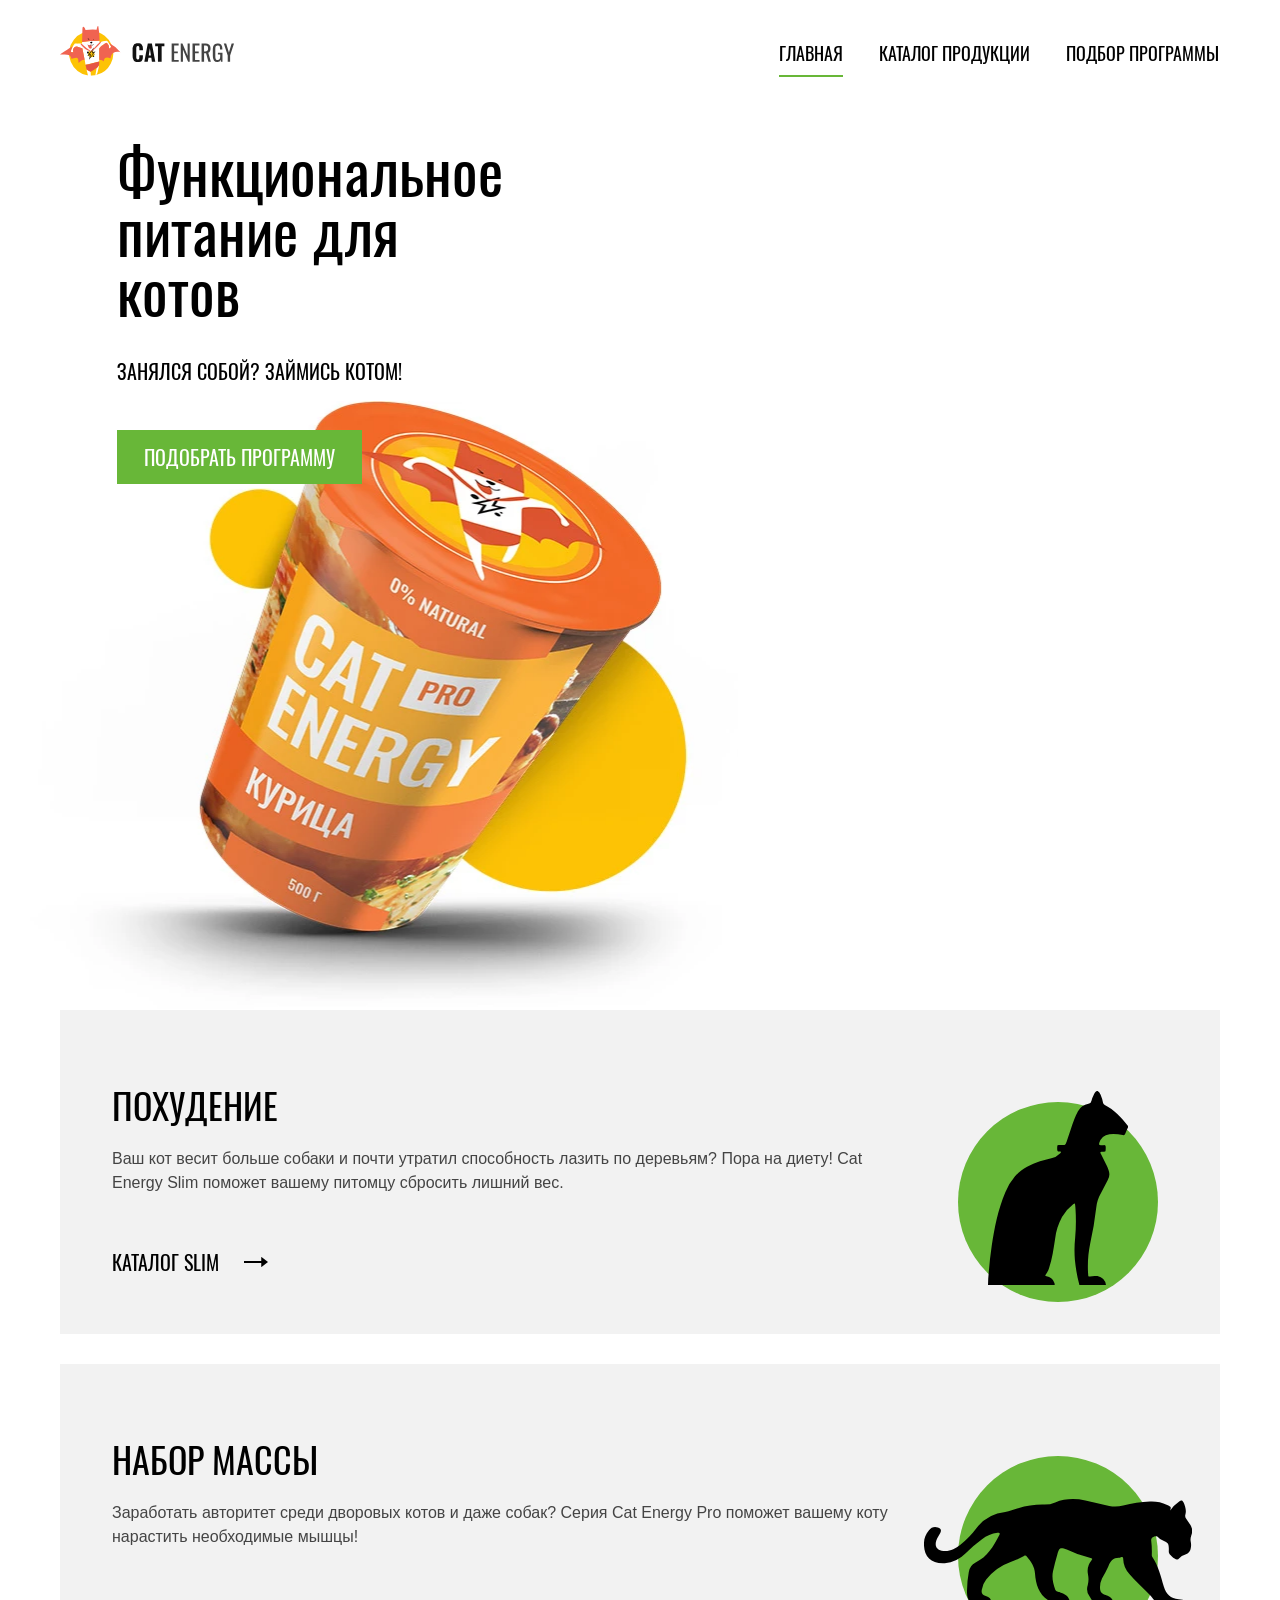
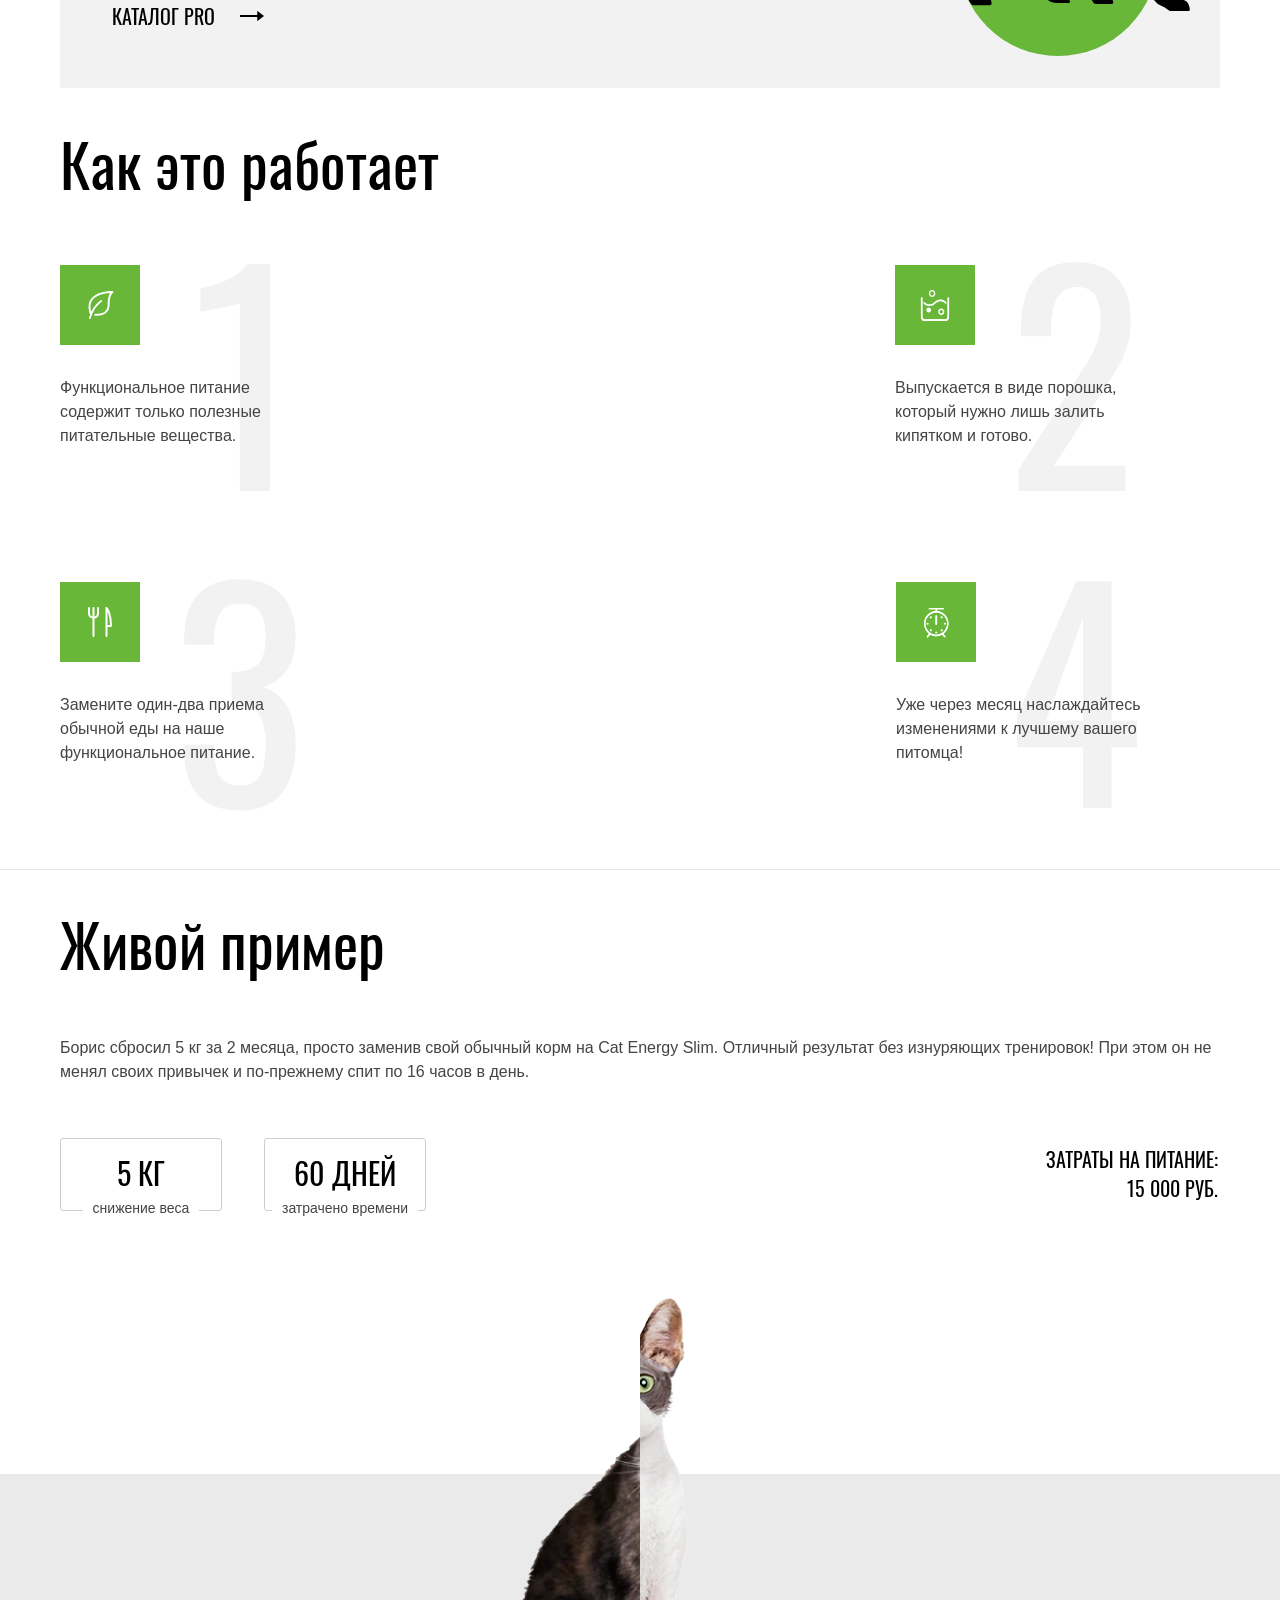
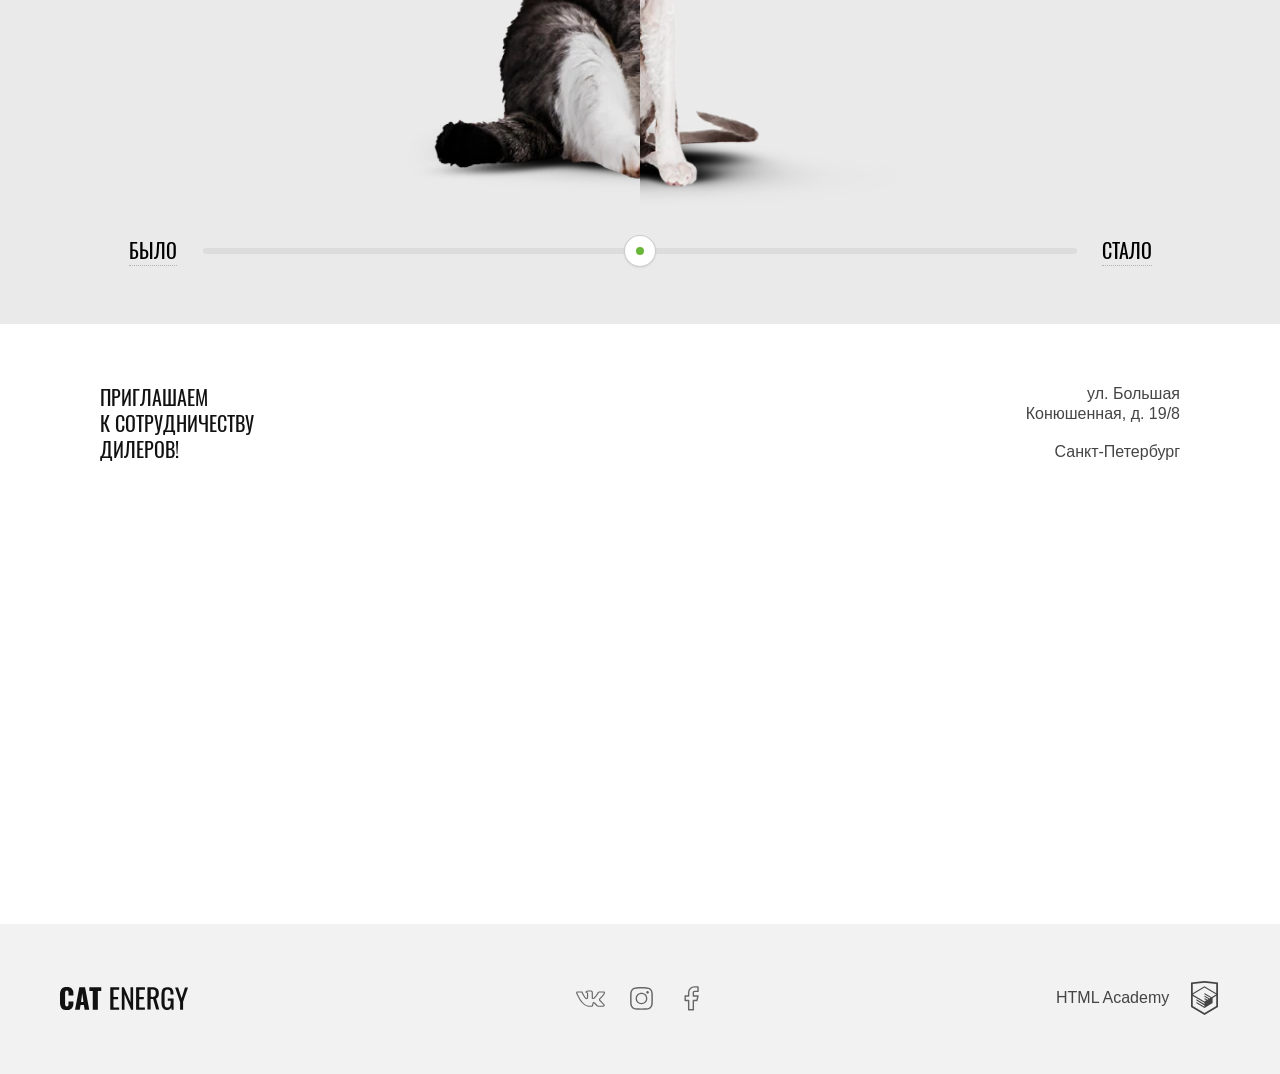
<file: docs/index.html>
<!DOCTYPE html><html class="page" lang="ru"><head><meta charset="utf-8"><meta name="viewport" content="width=device-width,initial-scale=1"><meta name="description" content="Сайт Cat-Energy, сделанный в рамках практики в HTML Academy"><title>Cat Enegry: Функциональное питание для котов</title><link rel="stylesheet" href="./css/style.min.css"><link rel="preload" href="./fonts/oswaldregular.woff2" as="font" type="font/woff2"><link rel="preload" href="./fonts/oswaldmedium.woff2" as="font" type="font/woff2"><link rel="preload" href="./fonts/oswaldregular.woff" as="font" type="font/woff"><link rel="preload" href="./fonts/oswaldmedium.woff" as="font" type="font/woff"><link rel="icon" href="./favicon.ico"><link rel="icon" href="./img/favicon/icon-32.svg" type="image/svg+xml"><link rel="apple-touch-icon" href="./img/favicon/apple-icon-180x180.png"><link rel="manifest" href="./manifest.webmanifest"><script defer="defer" src="https://api-maps.yandex.ru/2.1/?apikey=5ce8f690-7242-4d04-9e22-237cbbbd8154&lang=ru_RU"></script></head><body class="page__body"><div class="page__svg-sprite sr-only"><!-- inject:svg --> <svg xmlns="http://www.w3.org/2000/svg" xmlns:xlink="http://www.w3.org/1999/xlink"><symbol id="icon-facebook" viewBox="0 0 22 22"><g fill="none"><path class="social__path--facebook" d="M16.5 1.83325H13.75C12.5344 1.83325 11.3686 2.30674 10.5091 3.14957C9.64956 3.99239 9.16667 5.1355 9.16667 6.32743V9.02394H6.41667V12.6193H9.16667V19.81H12.8333V12.6193H15.5833L16.5 9.02394H12.8333V6.32743C12.8333 6.08905 12.9299 5.86042 13.1018 5.69186C13.2737 5.52329 13.5069 5.4286 13.75 5.4286H16.5V1.83325Z" stroke="currentcolor" stroke-width="1.1" stroke-linecap="round" stroke-linejoin="round"/></g></symbol></svg><!-- endinject --></div><header class="page__header page-header"><nav class="page-header__nav page-header__nav--main"><div class="page-header__bar"><a class="page-header__logo logo" href="index.html"><picture><source type="image/svg+xml" media="(min-width: 1300px)" srcset="./img/logo-image-large.svg"><source type="image/svg+xml" media="(min-width: 768px)" srcset="./img/logo-image-medium.svg"><img class="logo__image" src="./img/logo-image.svg" alt="Cat energy" width="33" height="37"></picture><img class="page-header__sign logo__sign" src="./img/logo-sign.svg" alt="Cat energy" width="101" height="18" aria-hidden="true"> </a><button class="page-header__toggler" type="button"><span class="visually-hidden">Открыть меню</span></button></div><ul class="page-header__menu site-menu site-menu--main"><li class="site-menu__item site-menu__item--active"><a class="site-menu__link" href="./index.html">Главная</a></li><li class="site-menu__item"><a class="site-menu__link" href="./catalog.html">Каталог продукции</a></li><li class="site-menu__item"><a class="site-menu__link" href="./form.html">Подбор программы</a></li></ul></nav></header><main class="page__main page-main"><header class="page-main__header promo"><div class="promo__container container"><h1 class="promo__heading">Функциональное питание для котов</h1><p class="promo__text">Занялся собой? Займись котом!</p><picture><source type="image/webp" media="(min-width: 1300px)" srcset="./img/Index/can-cat-energy-medium.webp, img/Index/can-cat-energy-medium@2x.webp 2x"><source type="image/webp" media="(min-width: 768px)" srcset="./img/Index/can-cat-energy-large.webp, img/Index/can-cat-energy-large@2x.webp 2x"><source type="image/webp" srcset="./img/Index/can-cat-energy.webp, img/Index/can-cat-energy@2x.webp 2x"><source type="image/png" media="(min-width: 1300px)" srcset="./img/Index/can-cat-energy-medium.png, img/Index/can-cat-energy-medium@2x.png 2x"><source type="image/png" media="(min-width: 768px)" srcset="./img/Index/can-cat-energy-large.png, img/Index/can-cat-energy-large@2x.png 2x"><img class="promo__image" src="./img/Index/can-cat-energy.png" srcset="./img/Index/can-cat-energy@2x.png 2x" alt="Банка куриного корма Cat Energy Pro на 500 грамм" width="280" height="270"></picture><a class="promo__button button button--large" href="./form.html">Подобрать программу</a></div></header><section class="page-main__section catalog-sections"><h2 class="visually-hidden">Разделы каталога</h2><div class="catalog-sections__container container"><article class="catalog-sections__item"><h3 class="catalog-sections__heading catalog-sections__heading--slim">Похудение</h3><p class="catalog-sections__text">Ваш кот весит больше собаки и почти утратил способность лазить по деревьям? Пора на диету! Cat Energy Slim поможет вашему питомцу сбросить лишний вес.</p><a class="catalog-sections__link" href="#">Каталог slim</a></article><article class="catalog-sections__item"><h3 class="catalog-sections__heading catalog-sections__heading--pro">Набор массы</h3><p class="catalog-sections__text">Заработать авторитет среди дворовых котов и даже собак? Серия Cat Energy Pro поможет вашему коту нарастить необходимые мышцы!</p><a class="catalog-sections__link" href="#">Каталог pro</a></article></div></section><section class="page-main__section process"><div class="process__container container"><h2 class="page-main__heading process__heading">Как это работает</h2><ol class="process__list"><li class="process__item process__item--healthful">Функциональное питание содержит только полезные питательные вещества.</li><li class="process__item process__item--powder">Выпускается в виде порошка, который нужно лишь залить кипятком и готово.</li><li class="process__item process__item--meal">Замените один-два приема обычной еды на наше функциональное питание.</li><li class="process__item process__item--result">Уже через месяц наслаждайтесь изменениями к лучшему вашего питомца!</li></ol></div></section><section class="page-main__section example"><div class="example__container container"><div class="example__left-part"><h2 class="page-main__heading example__heading">Живой пример</h2><p class="example__text">Борис сбросил 5 кг за 2 месяца, просто заменив свой обычный корм на Cat Energy Slim. Отличный результат без изнуряющих тренировок! При этом он не менял своих привычек и по-прежнему спит по 16 часов в день.</p><dl class="example__list"><div class="example__item"><dt class="example__title">снижение веса</dt><dd class="example__definition">5 КГ</dd></div><div class="example__item"><dt class="example__title">затрачено времени</dt><dd class="example__definition">60 ДНЕЙ</dd></div></dl><p class="example__spending"><span class="example__spending-text">Затраты на питание:</span> <span class="example__spending-price">15 000 РУБ.</span></p></div><div class="example__right-part"><div class="example__imgages"><div class="example__image example__image--before example__image--active"><picture><source type="image/webp" media="(min-width: 768px)" srcset="./img/Index/cat-fat-medium.webp, img/Index/cat-fat-medium@2x.webp 2x"><source type="image/webp" srcset="./img/Index/cat-fat-small.webp, img/Index/cat-fat-small@2x.webp 2x"><source type="image/png" media="(min-width: 768px)" srcset="./img/Index/cat-fat-medium.png, img/Index/cat-fat-medium@2x.png 2x"><img class="example__img--before" src="./img/Index/cat-fat-small.png" srcset="./img/Index/cat-fat-small@2x.png 2x" alt="Кот до употребления корма: выглядит ленивым, толстым и страшным" width="280" height="232"></picture></div><div class="example__image example__image--after"><picture><source type="image/webp" media="(min-width: 768px)" srcset="./img/Index/cat-skinny-medium.webp, img/Index/cat-skinny-medium@2x.webp 2x"><source type="image/webp" srcset="./img/Index/cat-skinny-small.webp, img/Index/cat-skinny-small@2x.webp 2x"><source type="image/png" media="(min-width: 768px)" srcset="./img/Index/cat-skinny-medium.png, img/Index/cat-skinny-medium@2x.png 2x"><img src="./img/Index/cat-skinny-small.png" srcset="./img/Index/cat-skinny-small@2x.png 2x" alt="Кот до употребления корма: выглядит ленивым, толстым и страшным" width="280" height="232"></picture></div></div><div class="example__switcher switcher switcher--before"><button class="switcher__button switcher__button--before" type="button">Было</button><div class="switcher__toggler"></div><input class="switcher__bar" name="switcher-bar" id="switcher-bar" type="range" value="50" min="0" max="100" step="1"> <button class="switcher__button switcher__button--after" type="button">Стало</button></div></div></div></section><footer class="page-main__footer contacts contacts--main"><h2 class="visually-hidden">Контакты</h2><div class="contacts__container container"><div class="contacts__wrapper"><p class="contacts__heading">Приглашаем<br>к сотрудничеству дилеров!</p><p class="contacts__address"><span class="contacts__street">ул. Большая Конюшенная, д. 19/8</span> <span class="contacts__city">Санкт-Петербург</span></p></div></div><div class="contacts__map" id="map"></div></footer></main><footer class="page__footer page-footer"><div class="page-footer__container container"><a class="page-footer__logo logo logo--footer" href="./index.html"><img class="page-footer__sign logo__sign" src="./img/logo-sign.svg" alt="Cat Energy" width="128" height="24"></a><ul class="page-footer__social social"><li class="social__item"><a class="page-footer__social-link social__link" href="#"><span class="visually-hidden">VK</span> <svg class="social__icon social__icon--vk" width="23" height="16"><use xlink:href="./img/sprite.svg#icon-vk"></use></svg></a></li><li class="social__item"><a class="page-footer__social-link social__link" href="#"><span class="visually-hidden">Instagram</span> <svg class="social__icon social__icon--instagram" width="16" height="16"><use xlink:href="./img/sprite.svg#icon-instagram"></use></svg></a></li><li class="social__item"><a class="page-footer__social-link social__link social__link--facebook" href="#"><span class="visually-hidden">Facebook</span> <svg class="social__icon social__icon--facebook" width="22" height="22"><use xlink:href="#icon-facebook"></use></svg></a></li></ul><a class="page-footer__developer developer" href="https://htmlacademy.ru/intensive/adaptive"><span class="visually-hidden">Разработано в HTML Academy</span> <span class="developer__text">HTML Academy</span> <svg class="developer__image" width="27" height="34"><use xlink:href="./img/sprite.svg#icon-logo-academy"></use></svg></a></div></footer><script src="./js/app.min.js"></script></body></html>
</file>
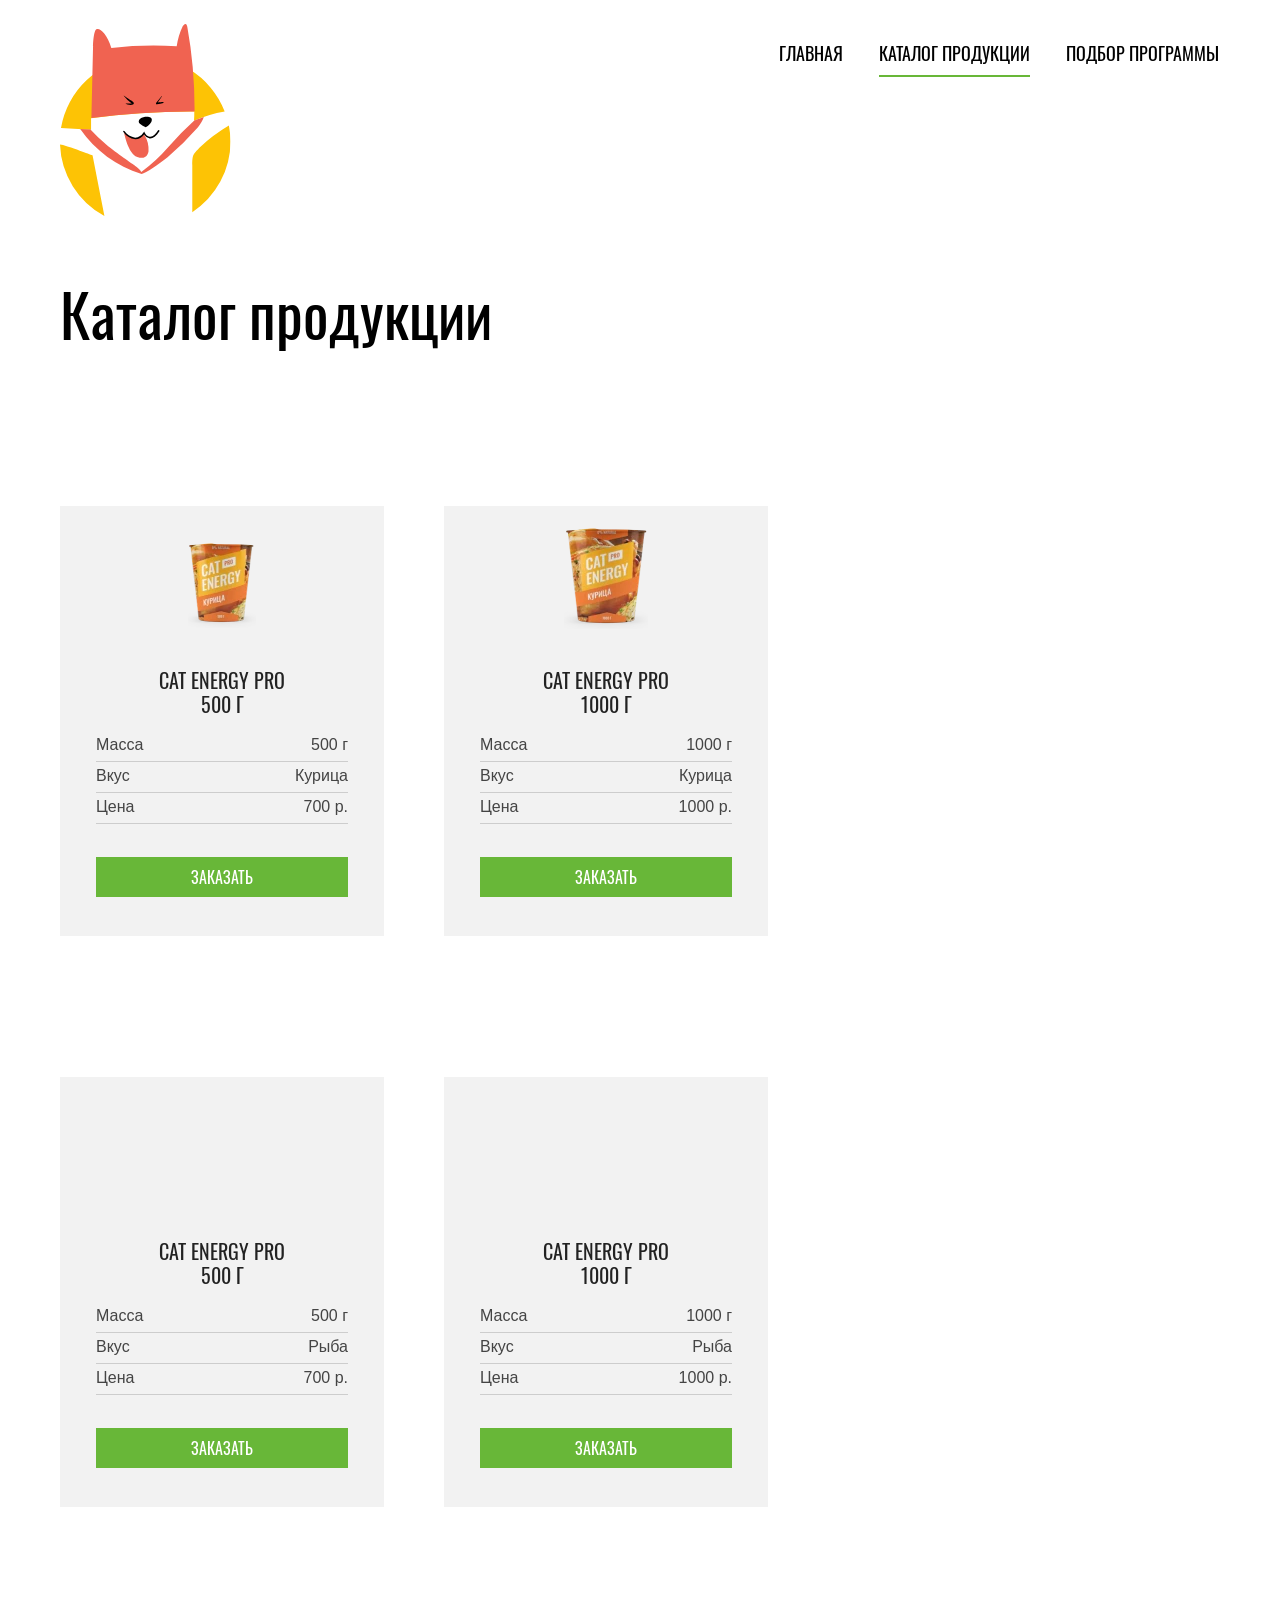
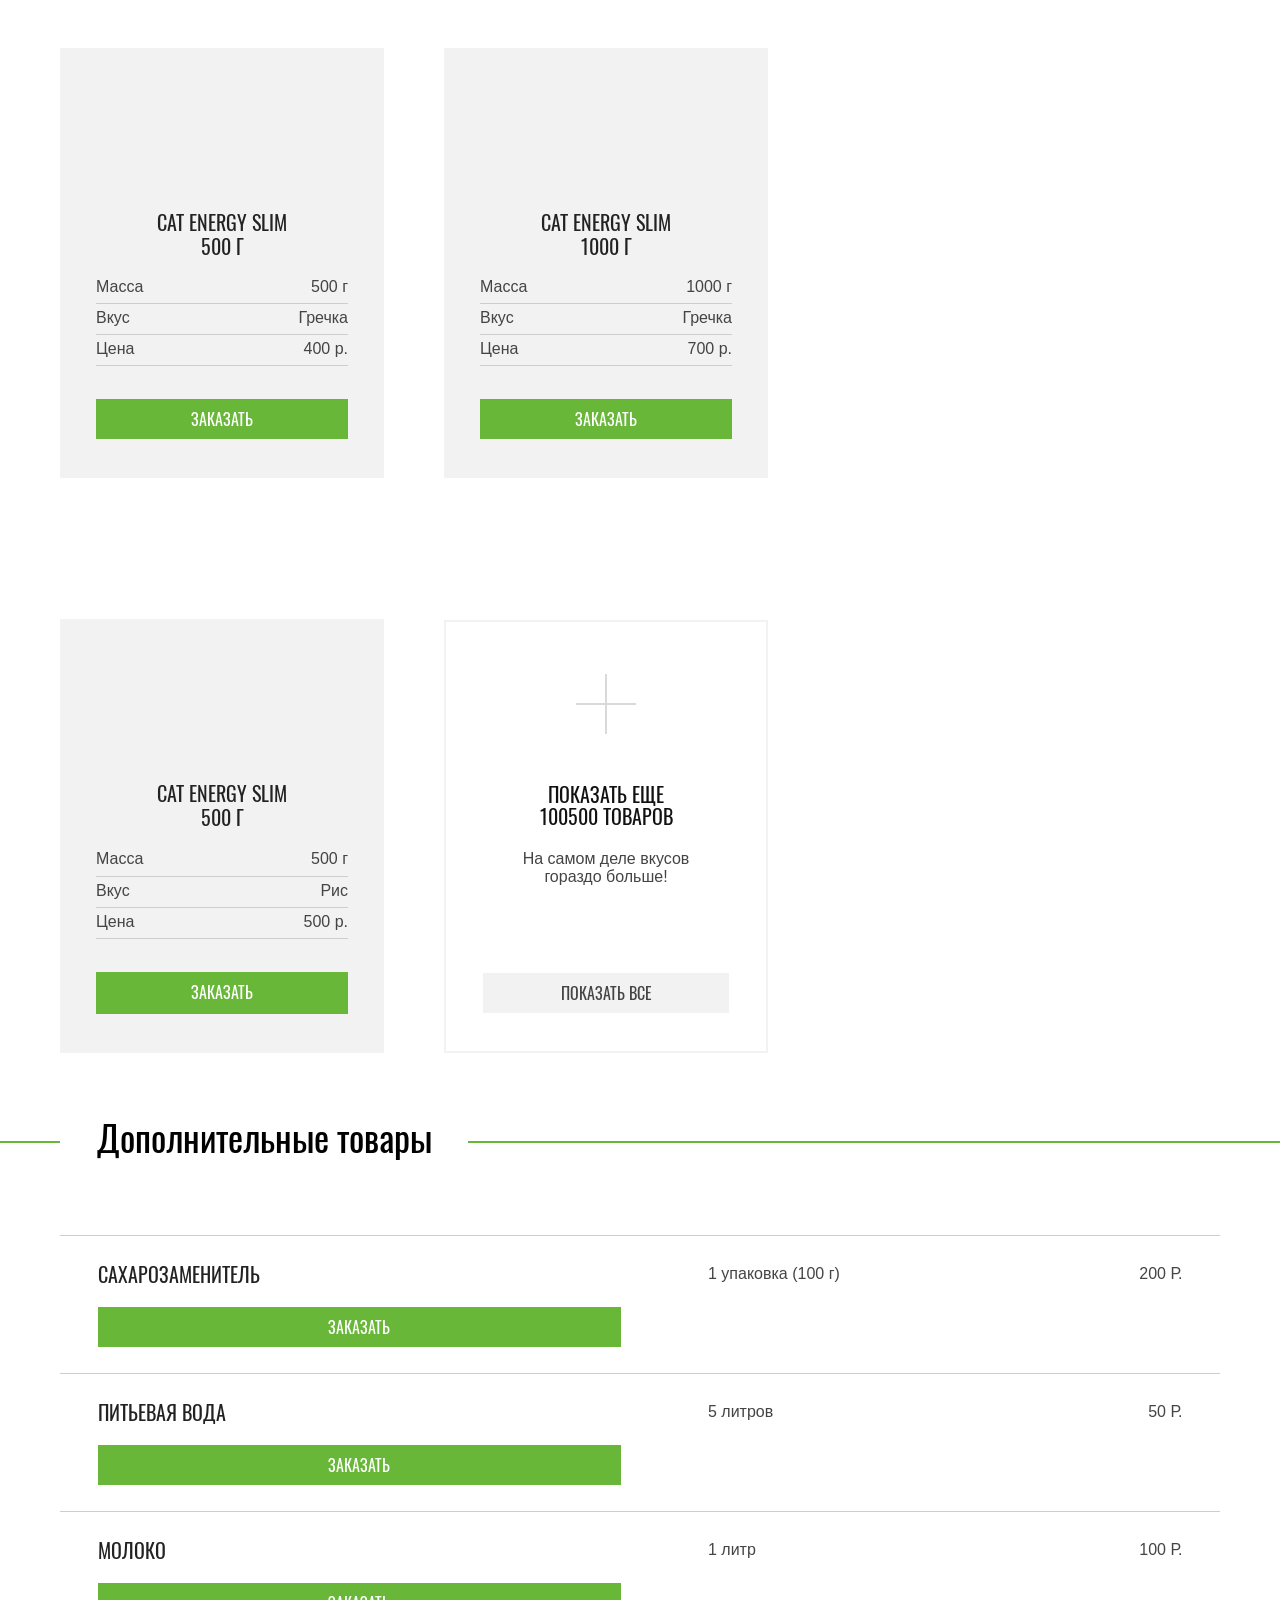
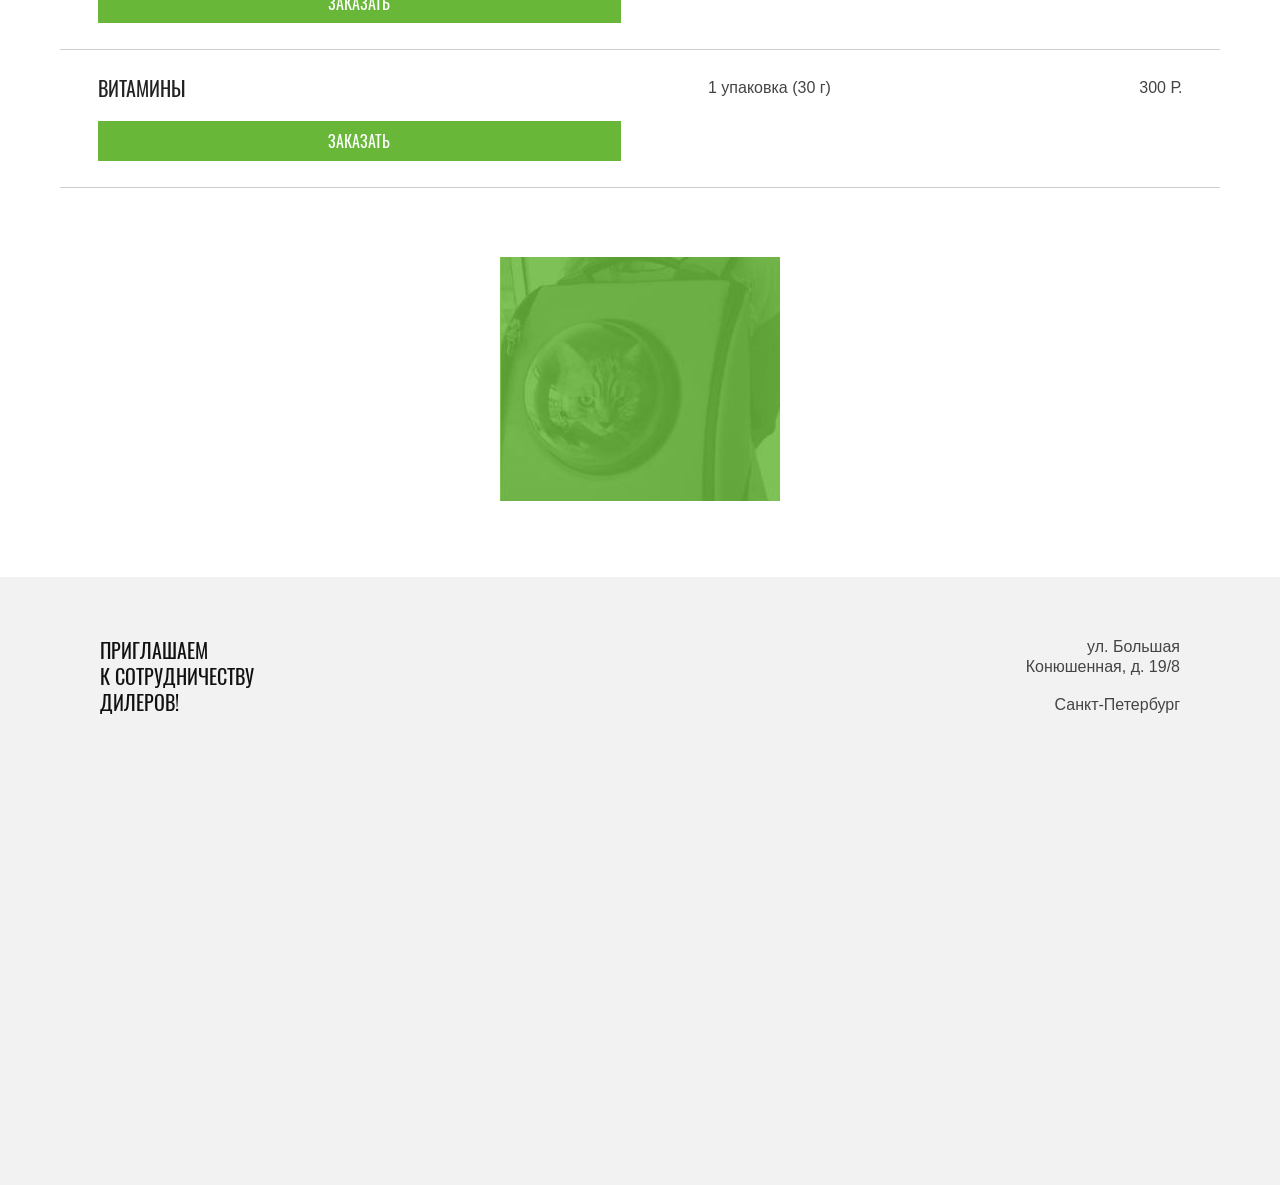
<file: docs/catalog.html>
<!DOCTYPE html><html class="page" lang="ru"><head><meta charset="UTF-8"><meta name="viewport" content="width=device-width,initial-scale=1"><meta name="description" content="Сайт Cat-Energy, сделанный в рамках практики в HTML Academy"><title>Cat Energy: Каталог продукции</title><link rel="stylesheet" href="./css/style.min.css"><link rel="preload" href="./fonts/oswaldregular.woff2" as="font" type="font/woff2"><link rel="preload" href="./fonts/oswaldmedium.woff2" as="font" type="font/woff2"><link rel="preload" href="./fonts/oswaldregular.woff" as="font" type="font/woff"><link rel="preload" href="./fonts/oswaldmedium.woff" as="font" type="font/woff"><link rel="icon" href="./favicon.ico"><link rel="icon" href="./img/favicon/icon-32.svg" type="image/svg+xml"><link rel="apple-touch-icon" href="./img/favicon/apple-icon-180x180.png"><link rel="manifest" href="./manifest.webmanifest"><script src="https://api-maps.yandex.ru/2.1/?apikey=5ce8f690-7242-4d04-9e22-237cbbbd8154&lang=ru_RU"></script></head><body class="page__body"><div class="page__svg-sprite sr-only"><!-- inject:svg --> <svg xmlns="http://www.w3.org/2000/svg" xmlns:xlink="http://www.w3.org/1999/xlink"><symbol id="icon-facebook" viewBox="0 0 22 22"><g fill="none"><path class="social__path--facebook" d="M16.5 1.83325H13.75C12.5344 1.83325 11.3686 2.30674 10.5091 3.14957C9.64956 3.99239 9.16667 5.1355 9.16667 6.32743V9.02394H6.41667V12.6193H9.16667V19.81H12.8333V12.6193H15.5833L16.5 9.02394H12.8333V6.32743C12.8333 6.08905 12.9299 5.86042 13.1018 5.69186C13.2737 5.52329 13.5069 5.4286 13.75 5.4286H16.5V1.83325Z" stroke="currentcolor" stroke-width="1.1" stroke-linecap="round" stroke-linejoin="round"/></g></symbol></svg><!-- endinject --></div><header class="page__header page-header"><nav class="page-header__nav"><div class="page-header__bar"><a class="page-header__logo logo" href="index.html"><picture><source type="image/svg+xml" media="(min-width: 1300px)" srcset="./img/logo-image-large.svg"><source type="image/svg+xml" media="(min-width: 768px)" srcset="./img/logo-image-medium.svg"><img class="logo__image" src="./img/logo-image.svg" alt="Cat energy" width="33" height="37"></picture><img class="page-header__sign logo__sign" src="./img/logo-sign.svg" alt="Cat energy" width="101" height="18" aria-hidden="true"> </a><button class="page-header__toggler" type="button"><span class="visually-hidden">Открыть меню</span></button></div><ul class="page-header__menu site-menu"><li class="site-menu__item"><a class="site-menu__link" href="./index.html">Главная</a></li><li class="site-menu__item site-menu__item--active"><a class="site-menu__link" href="./catalog.html">Каталог продукции</a></li><li class="site-menu__item"><a class="site-menu__link" href="./form.html">Подбор программы</a></li></ul><div class="page-header__last-line"></div></nav></header><main class="page__main page-main page-main--catalog"><header class="page-main__header container"><h1 class="page-main__heading">Каталог продукции</h1></header><section class="page-main__section catalog-list"><div class="catalog-list__container container"><h2 class="visually-hidden">Список продукции</h2><article class="catalog-list__item card"><a class="card__link" href="#"><h3 class="card__heading">Cat Energy PRO 500 г</h3></a><picture class="card__img-wrapper"><source type="image/webp" media="(min-width: 768px)" srcset="./img/catalog/cards/catalog-1-medium.webp, img/catalog/cards/catalog-1-medium@2x.webp 2x"><source type="image/webp" srcset="./img/catalog/cards/catalog-1-small.webp, img/catalog/cards/catalog-1-small@2x.webp 2x"><source type="image/png" media="(min-width: 768px)" srcset="./img/catalog/cards/catalog-1-medium.png, img/catalog/cards/catalog-1-medium@2x.png 2x"><img class="card__img" src="./img/catalog/cards/catalog-1-small.png" srcset="./img/catalog/cards/catalog-1-small@2x.png 2x" alt="" width="68" height="86" aria-hidden="true"></picture><dl class="card__list"><dt class="card__title">Масса</dt><dd class="card__definition">500 г</dd><dt class="card__title">Вкус</dt><dd class="card__definition">Курица</dd><dt class="card__title">Цена</dt><dd class="card__definition">700 р.</dd></dl><a class="card__button button" href="#">Заказать</a></article><article class="catalog-list__item card"><a class="card__link" href="#"><h3 class="card__heading">Cat Energy PRO 1000 г</h3></a><picture class="card__img-wrapper"><source type="image/webp" media="(min-width: 1300px)" srcset="./img/catalog/cards/catalog-2-large.webp, img/catalog/cards/catalog-2-large@2x.webp 2x"><source type="image/webp" media="(min-width: 768px)" srcset="./img/catalog/cards/catalog-2-medium.webp, img/catalog/cards/catalog-2-medium@2x.webp 2x"><source type="image/webp" srcset="./img/catalog/cards/catalog-2-small.webp, img/catalog/cards/catalog-2-small@2x.webp 2x"><source type="image/png" media="(min-width: 1300px)" srcset="./img/catalog/cards/catalog-2-large.png, img/catalog/cards/catalog-2-large@2x.png 2x"><source type="image/png" media="(min-width: 768px)" srcset="./img/catalog/cards/catalog-2-medium.png, img/catalog/cards/catalog-2-medium@2x.png 2x"><img class="card__img" src="./img/catalog/cards/catalog-2-small.png" srcset="./img/catalog/cards/catalog-2-small@2x.png 2x" alt="" width="84" height="101" aria-hidden="true"></picture><dl class="card__list"><dt class="card__title">Масса</dt><dd class="card__definition">1000 г</dd><dt class="card__title">Вкус</dt><dd class="card__definition">Курица</dd><dt class="card__title">Цена</dt><dd class="card__definition">1000 р.</dd></dl><a class="card__button button" href="#">Заказать</a></article><article class="catalog-list__item card"><a class="card__link" href="#"><h3 class="card__heading">Cat Energy PRO 500 г</h3></a><picture class="card__img-wrapper"><source type="image/webp" media="(min-width: 768px)" srcset="./img/catalog/cards/catalog-3-medium.webp, img/catalog/cards/catalog-3-medium@2x.webp 2x"><source type="image/webp" srcset="./img/catalog/cards/catalog-3-small.webp, img/catalog/cards/catalog-3-small@2x.webp 2x"><source type="image/png" media="(min-width: 768px)" srcset="./img/catalog/cards/catalog-3-medium.png, img/catalog/cards/catalog-3-medium@2x.png 2x"><img class="card__img" src="./img/catalog/cards/catalog-3-small.png" srcset="./img/catalog/cards/catalog-3-small@2x.png 2x" alt="" width="68" height="78" aria-hidden="true"></picture><dl class="card__list"><dt class="card__title">Масса</dt><dd class="card__definition">500 г</dd><dt class="card__title">Вкус</dt><dd class="card__definition">Рыба</dd><dt class="card__title">Цена</dt><dd class="card__definition">700 р.</dd></dl><a class="card__button button" href="#">Заказать</a></article><article class="catalog-list__item card"><a class="card__link" href="#"><h3 class="card__heading">Cat Energy PRO 1000 г</h3></a><picture class="card__img-wrapper"><source type="image/webp" media="(min-width: 1300px)" srcset="./img/catalog/cards/catalog-4-large.webp, img/catalog/cards/catalog-4-large@2x.webp 2x"><source type="image/webp" media="(min-width: 768px)" srcset="./img/catalog/cards/catalog-4-medium.webp, img/catalog/cards/catalog-4-medium@2x.webp 2x"><source type="image/webp" srcset="./img/catalog/cards/catalog-4-small.webp, img/catalog/cards/catalog-4-small@2x.webp 2x"><source type="image/png" media="(min-width: 1300px)" srcset="./img/catalog/cards/catalog-4-large.png, img/catalog/cards/catalog-4-large@2x.png 2x"><source type="image/png" media="(min-width: 768px)" srcset="./img/catalog/cards/catalog-4-medium.png, img/catalog/cards/catalog-4-medium@2x.png 2x"><img class="card__img" src="./img/catalog/cards/catalog-4-small.png" srcset="./img/catalog/cards/catalog-4-small@2x.png 2x" alt="" width="84" height="101" aria-hidden="true"></picture><dl class="card__list"><dt class="card__title">Масса</dt><dd class="card__definition">1000 г</dd><dt class="card__title">Вкус</dt><dd class="card__definition">Рыба</dd><dt class="card__title">Цена</dt><dd class="card__definition">1000 р.</dd></dl><a class="card__button button" href="#">Заказать</a></article><article class="catalog-list__item card"><a class="card__link" href="#"><h3 class="card__heading">Cat Energy slim 500 г</h3></a><picture class="card__img-wrapper"><source type="image/webp" media="(min-width: 768px)" srcset="./img/catalog/cards/catalog-5-medium.webp, img/catalog/cards/catalog-5-medium@2x.webp 2x"><source type="image/webp" srcset="./img/catalog/cards/catalog-5-small.webp, img/catalog/cards/catalog-5-small@2x.webp 2x"><source type="image/png" media="(min-width: 768px)" srcset="./img/catalog/cards/catalog-5-medium.png, img/catalog/cards/catalog-5-medium@2x.png 2x"><img class="card__img" src="./img/catalog/cards/catalog-5-small.png" srcset="./img/catalog/cards/catalog-5-small@2x.png 2x" alt="" width="68" height="78" aria-hidden="true"></picture><dl class="card__list"><dt class="card__title">Масса</dt><dd class="card__definition">500 г</dd><dt class="card__title">Вкус</dt><dd class="card__definition">Гречка</dd><dt class="card__title">Цена</dt><dd class="card__definition">400 р.</dd></dl><a class="card__button button" href="#">Заказать</a></article><article class="catalog-list__item card"><a class="card__link" href="#"><h3 class="card__heading">Cat Energy slim 1000 г</h3></a><picture class="card__img-wrapper"><source type="image/webp" media="(min-width: 1300px)" srcset="./img/catalog/cards/catalog-6-large.webp, img/catalog/cards/catalog-6-large@2x.webp 2x"><source type="image/webp" media="(min-width: 768px)" srcset="./img/catalog/cards/catalog-6-medium.webp, img/catalog/cards/catalog-6-medium@2x.webp 2x"><source type="image/webp" srcset="./img/catalog/cards/catalog-6-small.webp, img/catalog/cards/catalog-6-small@2x.webp 2x"><source type="image/png" media="(min-width: 1300px)" srcset="./img/catalog/cards/catalog-6-large.png, img/catalog/cards/catalog-6-large@2x.png 2x"><source type="image/png" media="(min-width: 768px)" srcset="./img/catalog/cards/catalog-6-medium.png, img/catalog/cards/catalog-6-medium@2x.png 2x"><img class="card__img" src="./img/catalog/cards/catalog-6-small.png" srcset="./img/catalog/cards/catalog-6-small@2x.png 2x" alt="" width="84" height="101" aria-hidden="true"></picture><dl class="card__list"><dt class="card__title">Масса</dt><dd class="card__definition">1000 г</dd><dt class="card__title">Вкус</dt><dd class="card__definition">Гречка</dd><dt class="card__title">Цена</dt><dd class="card__definition">700 р.</dd></dl><a class="card__button button" href="#">Заказать</a></article><article class="catalog-list__item card"><a class="card__link" href="#"><h3 class="card__heading">Cat Energy slim 500 г</h3></a><picture class="card__img-wrapper"><source type="image/webp" media="(min-width: 768px)" srcset="./img/catalog/cards/catalog-7-medium.webp, img/catalog/cards/catalog-7-medium@2x.webp 2x"><source type="image/webp" srcset="./img/catalog/cards/catalog-7-small.webp, img/catalog/cards/catalog-7-small@2x.webp 2x"><source type="image/png" media="(min-width: 768px)" srcset="./img/catalog/cards/catalog-7-medium.png, img/catalog/cards/catalog-7-medium@2x.png 2x"><img class="card__img" src="./img/catalog/cards/catalog-7-small.png" srcset="./img/catalog/cards/catalog-7-small@2x.png 2x" alt="" width="72" height="84" aria-hidden="true"></picture><dl class="card__list"><dt class="card__title">Масса</dt><dd class="card__definition">500 г</dd><dt class="card__title">Вкус</dt><dd class="card__definition">Рис</dd><dt class="card__title">Цена</dt><dd class="card__definition">500 р.</dd></dl><a class="card__button button" href="#">Заказать</a></article><div class="catalog-list__item catalog-list__item--show-more show-more"><div class="catalog-list__show-more-plus show-more__plus"></div><p class="catalog-list__show-more-heading show-more__heading">Показать еще 100500 товаров</p><p class="catalog-list__show-more-text show-more__text">На самом деле вкусов гораздо больше!</p><a class="show-more__button button button--secondary" href="#">Показать все</a></div></div></section><section class="page-main__section page-main__section--catalog-additional catalog-additional"><div class="catalog-additional__container container"><h2 class="catalog-additional__heading">Дополнительные товары</h2><div class="catalog-additional__wrapper"><ul class="catalog-additional__list"><li class="catalog-additional__item card-row"><h3 class="card-row__heading">Сахарозаменитель</h3><dl class="card-row__list"><dt class="visually-hidden">Объем</dt><dd class="card-row__definition">1 упаковка (100 г)</dd><dt class="visually-hidden">Цена</dt><dd class="card-row__definition">200 Р.</dd></dl><a class="card-row__button button" href="#">Заказать</a></li><li class="catalog-additional__item card-row"><h3 class="card-row__heading">Питьевая вода</h3><dl class="card-row__list"><dt class="visually-hidden">Объем</dt><dd class="card-row__definition">5 литров</dd><dt class="visually-hidden">Цена</dt><dd class="card-row__definition">50 Р.</dd></dl><a class="card-row__button button" href="#">Заказать</a></li><li class="catalog-additional__item card-row"><h3 class="card-row__heading">Молоко</h3><dl class="card-row__list"><dt class="visually-hidden">Объем</dt><dd class="card-row__definition">1 литр</dd><dt class="visually-hidden">Цена</dt><dd class="card-row__definition">100 Р.</dd></dl><a class="card-row__button button" href="#">Заказать</a></li><li class="catalog-additional__item card-row"><h3 class="card-row__heading">Витамины</h3><dl class="card-row__list"><dt class="visually-hidden">Объем</dt><dd class="card-row__definition">1 упаковка (30 г)</dd><dt class="visually-hidden">Цена</dt><dd class="card-row__definition">300 Р.</dd></dl><a class="card-row__button button" href="#">Заказать</a></li></ul><div class="catalog-additional__promo offer"><h2 class="visually-hidden">Специальное предложение</h2><p class="offer__text">Закажите все<br>и получите чехол для кота в подарок!</p></div></div></div></section><footer class="page-main__footer contacts"><h2 class="visually-hidden">Контакты</h2><div class="contacts__container container"><div class="contacts__wrapper"><p class="contacts__heading">Приглашаем<br>к сотрудничеству дилеров!</p><p class="contacts__address"><span class="contacts__street">ул. Большая Конюшенная, д. 19/8</span> <span class="contacts__city">Санкт-Петербург</span></p></div></div><iframe class="contacts__map" loading="lazy" title="Магазин на карте" src="https://yandex.ru/map-widget/v1/?um=constructor%3A48c5c3c7a15523db812da10e44b5a0afed530a5d9a4530ec32c2a8cc099830aa&amp;source=constructor"></iframe></footer></main><footer class="page__footer page-footer page-footer--catalog"><div class="page-footer__container container"><a class="page-footer__logo logo logo--footer" href="./index.html"><img class="page-footer__sign logo__sign" src="./img/logo-sign.svg" alt="Cat Energy" width="128" height="24"></a><ul class="page-footer__social social"><li class="social__item"><a class="page-footer__social-link social__link" href="#"><span class="visually-hidden">VK</span> <svg class="social__icon social__icon--vk" width="23" height="16"><use xlink:href="./img/sprite.svg#icon-vk"></use></svg></a></li><li class="social__item"><a class="page-footer__social-link social__link" href="#"><span class="visually-hidden">Instagram</span> <svg class="social__icon social__icon--instagram" width="16" height="16"><use xlink:href="./img/sprite.svg#icon-instagram"></use></svg></a></li><li class="social__item"><a class="page-footer__social-link social__link social__link--facebook" href="#"><span class="visually-hidden">Facebook</span> <svg class="social__icon social__icon--facebook" width="22" height="22"><use xlink:href="#icon-facebook"></use></svg></a></li></ul><a class="page-footer__developer developer" href="https://htmlacademy.ru/intensive/adaptive"><span class="visually-hidden">Разработано в HTML Academy</span> <span class="developer__text">HTML Academy</span> <svg class="developer__image" width="27" height="34"><use xlink:href="./img/sprite.svg#icon-logo-academy"></use></svg></a></div></footer><script src="./js/app.min.js"></script></body></html>
</file>
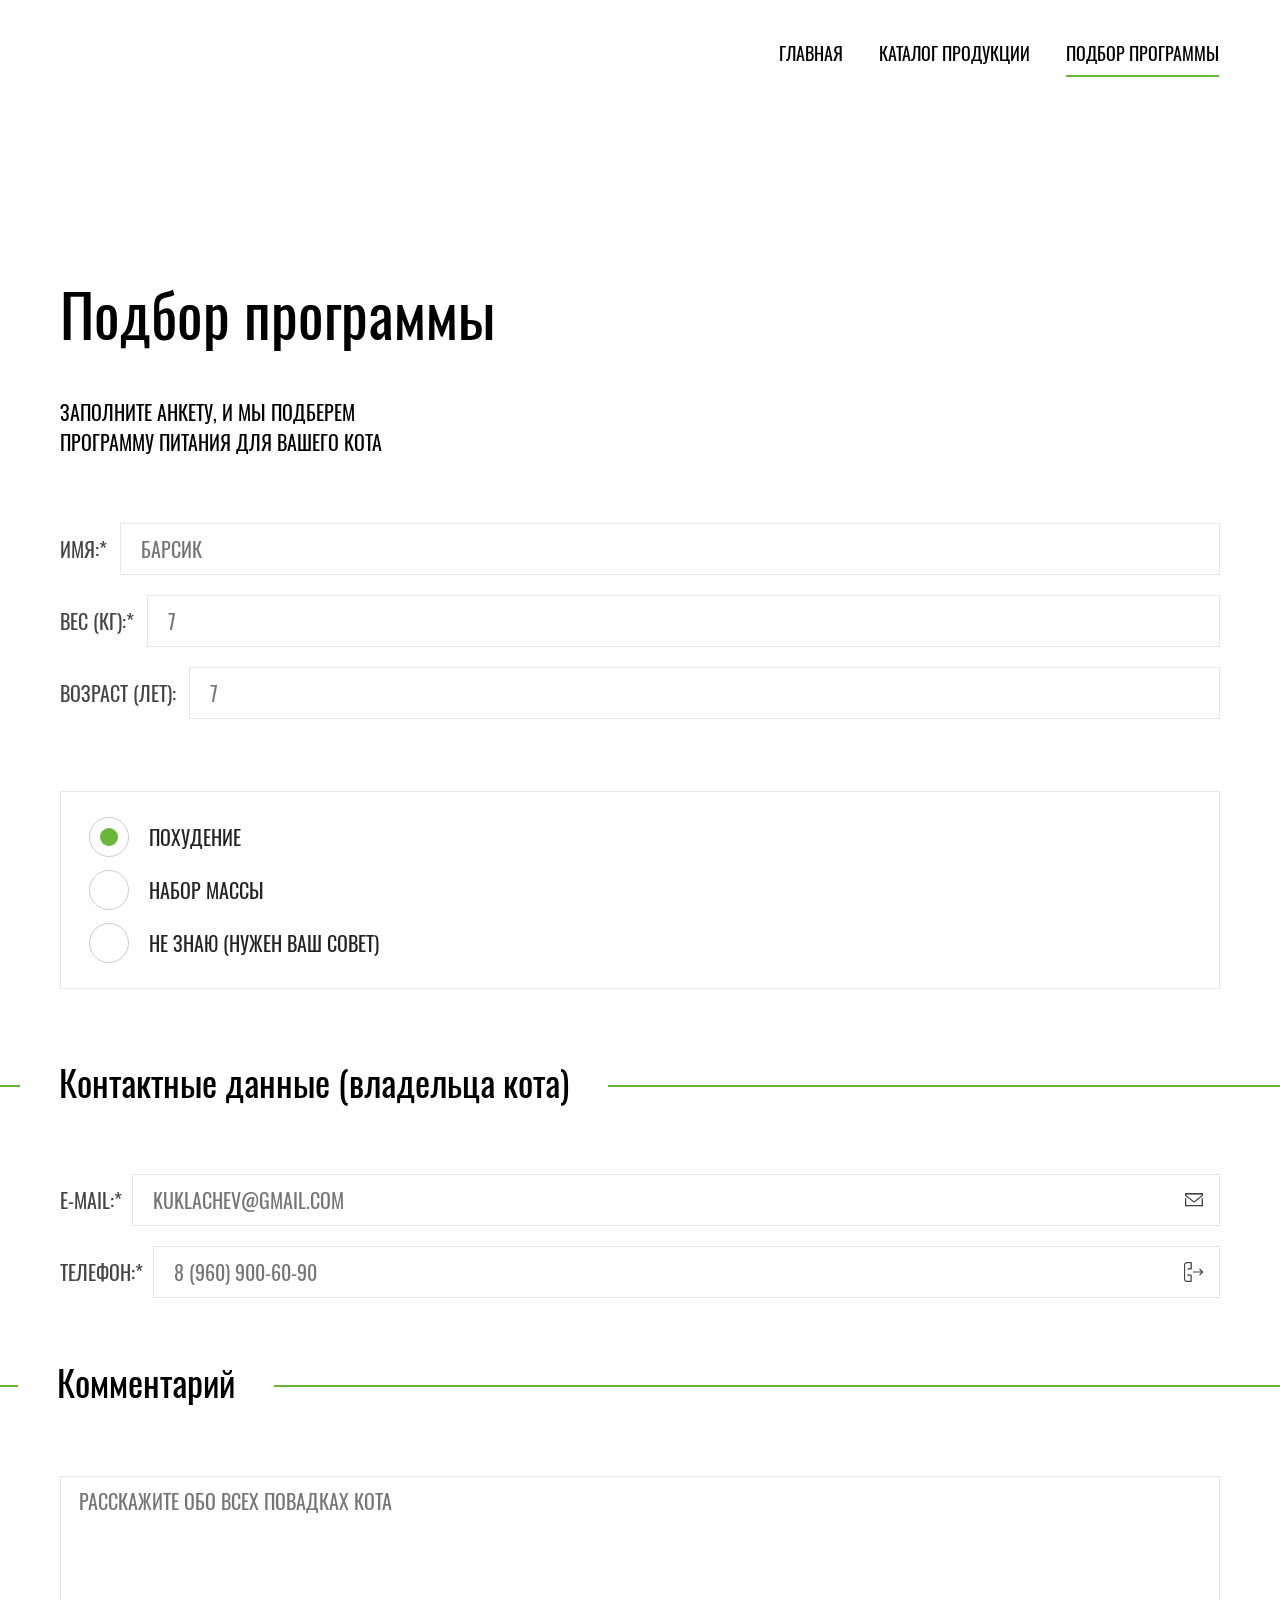
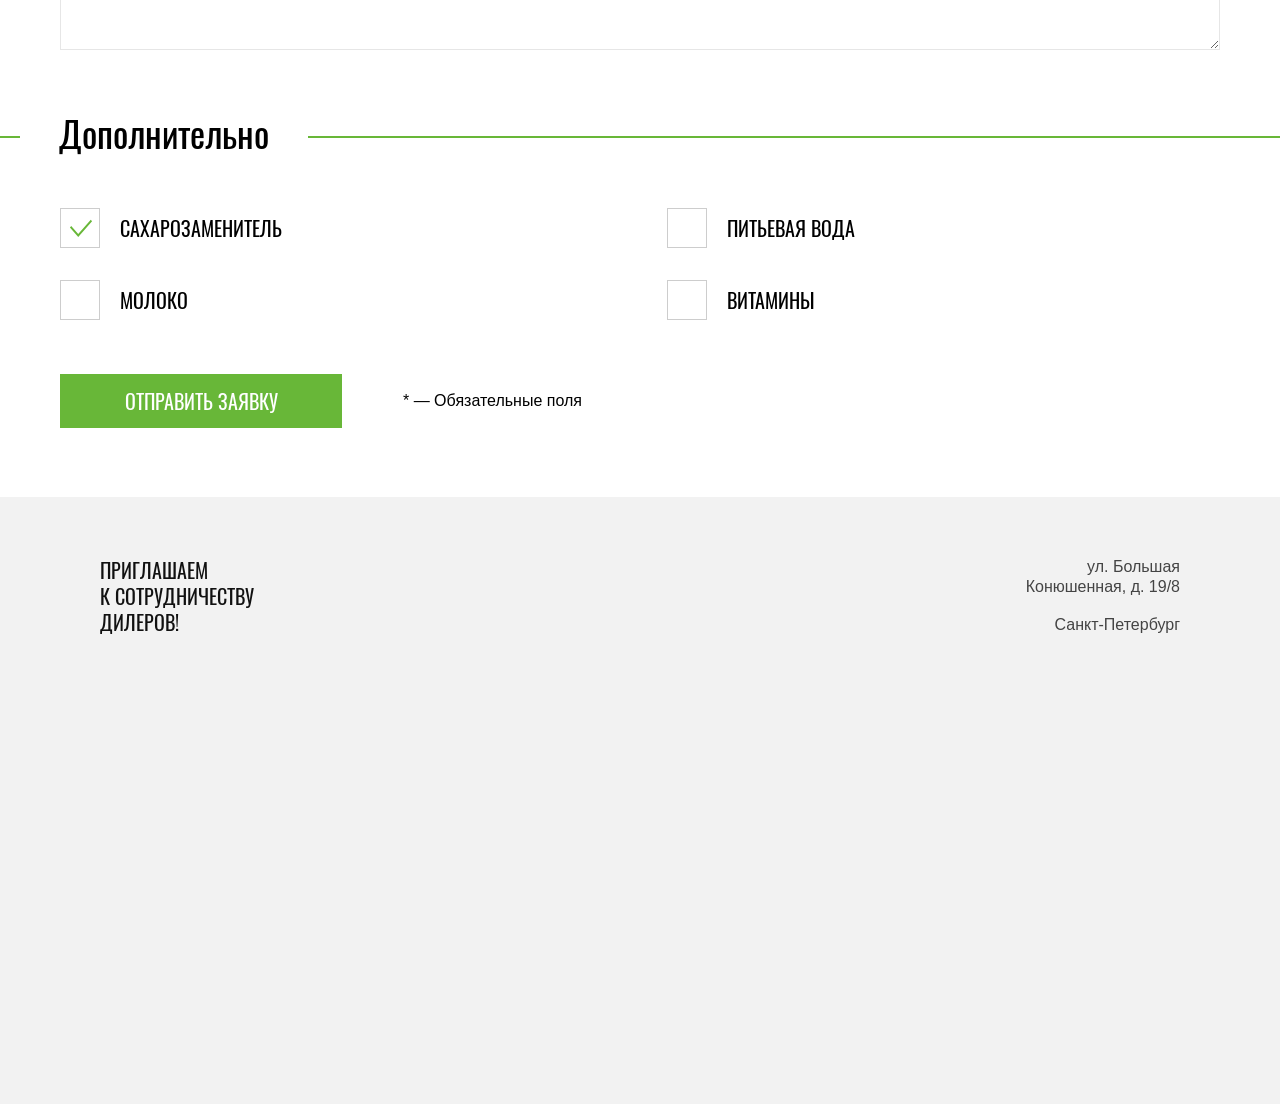
<file: docs/form.html>
<!DOCTYPE html><html class="page" lang="ru"><head><meta charset="UTF-8"><meta name="viewport" content="width=device-width,initial-scale=1"><meta name="description" content="Сайт Cat-Energy, сделанный в рамках практики в HTML Academy"><title>Cat Energy: Подбор программы питания</title><link rel="stylesheet" href="./css/style.min.css"><link rel="preload" href="./fonts/oswaldregular.woff2" as="font" type="font/woff2"><link rel="preload" href="./fonts/oswaldmedium.woff2" as="font" type="font/woff2"><link rel="preload" href="./fonts/oswaldregular.woff" as="font" type="font/woff"><link rel="preload" href="./fonts/oswaldmedium.woff" as="font" type="font/woff"><link rel="icon" href="./favicon.ico"><link rel="icon" href="./img/favicon/icon-32.svg" type="image/svg+xml"><link rel="apple-touch-icon" href="./img/favicon/apple-icon-180x180.png"><link rel="manifest" href="./manifest.webmanifest"><script src="https://api-maps.yandex.ru/2.1/?apikey=5ce8f690-7242-4d04-9e22-237cbbbd8154&lang=ru_RU"></script></head><body class="page__body"><div class="page__svg-sprite sr-only"><!-- inject:svg --> <svg xmlns="http://www.w3.org/2000/svg" xmlns:xlink="http://www.w3.org/1999/xlink"><symbol id="icon-facebook" viewBox="0 0 22 22"><g fill="none"><path class="social__path--facebook" d="M16.5 1.83325H13.75C12.5344 1.83325 11.3686 2.30674 10.5091 3.14957C9.64956 3.99239 9.16667 5.1355 9.16667 6.32743V9.02394H6.41667V12.6193H9.16667V19.81H12.8333V12.6193H15.5833L16.5 9.02394H12.8333V6.32743C12.8333 6.08905 12.9299 5.86042 13.1018 5.69186C13.2737 5.52329 13.5069 5.4286 13.75 5.4286H16.5V1.83325Z" stroke="currentcolor" stroke-width="1.1" stroke-linecap="round" stroke-linejoin="round"/></g></symbol></svg><!-- endinject --></div><header class="page__header page-header"><nav class="page-header__nav"><div class="page-header__bar"><a class="page-header__logo logo" href="index.html"><picture><source type="image/svg+xml" media="(min-width: 1300px)" srcset="./img/logo-image-large.svg"><source type="image/svg+xml" media="(min-width: 768px)" srcset="./img/logo-image-medium.svg"><img class="logo__image" src="./img/logo-image.svg" alt="Cat energy" width="33" height="37"></picture><img class="page-header__sign logo__sign" src="./img/logo-sign.svg" alt="Cat energy" width="101" height="18" aria-hidden="true"> </a><button class="page-header__toggler" type="button"><span class="visually-hidden">Открыть меню</span></button></div><ul class="page-header__menu site-menu"><li class="site-menu__item"><a class="site-menu__link" href="./index.html">Главная</a></li><li class="site-menu__item"><a class="site-menu__link" href="./catalog.html">Каталог продукции</a></li><li class="site-menu__item site-menu__item--active"><a class="site-menu__link" href="./form.html">Подбор программы</a></li></ul></nav></header><main class="page__main page-main page-main--form"><header class="page-main__header container container--form"><h1 class="page-main__heading">Подбор программы</h1><p class="page-main__subheading">Заполните анкету, и мы подберем программу питания для вашего кота</p></header><section class="page-main__section page-main__section--form form"><h2 class="visually-hidden">Форма анкеты</h2><form class="form__container container container--form" method="post" action="https://echo.htmlacademy.ru/"><fieldset class="form__group form__group--cat field-group field-group--cat"><legend class="visually-hidden">Данные кота</legend><ul class="field-group__list field-group__list--cat"><li class="field-group__item"><label class="field"><span class="field__lead">Имя:*</span> <input class="field__input" name="cat-name" type="text" placeholder="БАРСИК" required></label></li><li class="field-group__item"><label class="field"><span class="field__lead">Вес (кг):*</span> <input class="field__input" name="cat-weight" type="text" placeholder="7" required></label></li><li class="field-group__item"><label class="field"><span class="field__lead">Возраст (лет):</span> <input class="field__input" name="cat-age" type="text" placeholder="7"></label></li></ul></fieldset><fieldset class="form__group form__group--target field-group field-group--target"><legend class="visually-hidden">Цель программы</legend><ul class="field-group__list field-group__list--target"><li class="field-group__item"><label class="control control--radio"><input class="control__input" name="goal" type="radio" value="fit" checked="checked"> <span class="control__lead">Похудение</span></label></li><li class="field-group__item"><label class="control control--radio"><input class="control__input" name="goal" type="radio" value="fitness"> <span class="control__lead">Набор массы</span></label></li><li class="field-group__item"><label class="control control--radio"><input class="control__input" name="goal" type="radio" value="advice"> <span class="control__lead">Не знаю (Нужен ваш совет)</span></label></li></ul></fieldset><fieldset class="form__group form__group--contacts field-group field-group--contacts"><legend class="field-group__heading"><span>Контактные&nbsp;данные (владельца кота)</span></legend><ul class="field-group__list field-group__list--contacts"><li class="field-group__item"><label class="field field--icon"><span class="field__lead">E-mail:*</span> <input class="field__input" name="e-mail" id="e-mail" type="email" placeholder="KUKLACHEV@GMAIL.COM" required> <svg class="field__icon" width="24" height="24" aria-hidden="true"><use xlink:href="./img/sprite.svg#icon-e-mail"></use></svg></label></li><li class="field-group__item"><label class="field field--icon"><span class="field__lead">Телефон:*</span> <input class="field__input" name="phone" id="phone" type="tel" placeholder="8 (960) 900-60-90" required> <svg class="field__icon" width="24" height="24" aria-hidden="true"><use xlink:href="./img/sprite.svg#icon-phone"></use></svg></label></li></ul></fieldset><div class="form__group form__group--comment field-group field-group--comment"><label class="field-group__heading" for="comment"><span>Комментарий</span></label><div class="field-group__field field field--no--label"><textarea class="field__input" name="comment" id="comment" placeholder="РАССКАЖИТЕ ОБО ВСЕХ ПОВАДКАХ КОТА"></textarea></div></div><fieldset class="form__group form__group--additional field-group field-group--additional"><legend class="field-group__heading"><span>Дополнительно</span></legend><ul class="field-group__list field-group__list--additional"><li class="field-group__item"><label class="control control--checkbox"><input class="control__input" name="additional" value="sweetener" type="checkbox" checked="checked"> <span class="control__lead">Сахарозаменитель</span></label></li><li class="field-group__item"><label class="control control--checkbox"><input class="control__input" name="additional" value="water" type="checkbox"> <span class="control__lead">Питьевая вода</span></label></li><li class="field-group__item"><label class="control control--checkbox"><input class="control__input" name="additional" value="milk" type="checkbox"> <span class="control__lead">Молоко</span></label></li><li class="field-group__item"><label class="control control--checkbox"><input class="control__input" name="additional" value="vitamins" type="checkbox"> <span class="control__lead">Витамины</span></label></li></ul></fieldset><div class="form__footer"><button class="form__button button button--promo" type="submit">Отправить заявку</button><p class="form__additional">* — Обязательные поля</p></div></form></section><footer class="page-main__footer contacts"><h2 class="visually-hidden">Контакты</h2><div class="contacts__container container"><div class="contacts__wrapper"><p class="contacts__heading">Приглашаем<br>к сотрудничеству дилеров!</p><p class="contacts__address"><span class="contacts__street">ул. Большая Конюшенная, д. 19/8</span> <span class="contacts__city">Санкт-Петербург</span></p></div></div><iframe class="contacts__map" loading="lazy" title="Магазин на карте" src="https://yandex.ru/map-widget/v1/?um=constructor%3A48c5c3c7a15523db812da10e44b5a0afed530a5d9a4530ec32c2a8cc099830aa&amp;source=constructor"></iframe></footer></main><footer class="page__footer page-footer"><div class="page-footer__container container"><a class="page-footer__logo logo logo--footer" href="./index.html"><img class="page-footer__sign logo__sign" src="./img/logo-sign.svg" alt="Cat Energy" width="128" height="24"></a><ul class="page-footer__social social"><li class="social__item"><a class="page-footer__social-link social__link" href="#"><span class="visually-hidden">VK</span> <svg class="social__icon social__icon--vk" width="23" height="16"><use xlink:href="./img/sprite.svg#icon-vk"></use></svg></a></li><li class="social__item"><a class="page-footer__social-link social__link" href="#"><span class="visually-hidden">Instagram</span> <svg class="social__icon social__icon--instagram" width="16" height="16"><use xlink:href="./img/sprite.svg#icon-instagram"></use></svg></a></li><li class="social__item"><a class="page-footer__social-link social__link social__link--facebook" href="#"><span class="visually-hidden">Facebook</span> <svg class="social__icon social__icon--facebook" width="22" height="22"><use xlink:href="#icon-facebook"></use></svg></a></li></ul><a class="page-footer__developer developer" href="https://htmlacademy.ru/intensive/adaptive"><span class="visually-hidden">Разработано в HTML Academy</span> <span class="developer__text">HTML Academy</span> <svg class="developer__image" width="27" height="34"><use xlink:href="./img/sprite.svg#icon-logo-academy"></use></svg></a></div></footer><script src="./js/app.min.js"></script></body></html>
</file>
<file: docs/css/style.min.css>
.visually-hidden{position:absolute;width:1px;height:1px;margin:-1px;padding:0;border:0;clip:rect(0 0 0 0);overflow:hidden}@font-face{font-family:"Oswald";font-weight:400;font-style:normal;font-display:swap;src:url(../fonts/oswaldregular.woff2)format("woff2"),url(../fonts/oswaldregular.woff)format("woff")}@font-face{font-family:"Oswald";font-weight:500;font-style:normal;font-display:swap;src:url(../fonts/oswaldmedium.woff2)format("woff2"),url(../fonts/oswaldmedium.woff)format("woff")}*,::after,::before{box-sizing:border-box}img{max-width:100%;height:auto}.site-menu{margin:0;padding:0;list-style-type:none;font-family:"Oswald","Arial",sans-serif;text-transform:uppercase}@media (max-width:767px){.site-menu{font-weight:500;font-size:20px;line-height:20px;text-align:center;background-color:#fff}}@media (min-width:768px){.site-menu{display:flex;flex-wrap:wrap;justify-self:flex-end;font-size:18px;line-height:24px}}@media (min-width:1300px){.site-menu{font-size:20px;line-height:normal}}@media (max-width:767px){.site-menu__item{border-bottom:1px solid #e6e6e6}.site-menu__item:first-child{border-top:1px solid #e6e6e6}}@media (min-width:768px){.site-menu__item--active{text-decoration:underline;text-underline-offset:14px;text-decoration-thickness:2px;text-decoration-color:#68b738;z-index:5}}@media (min-width:1300px){.site-menu__item--active{text-underline-offset:11px}.site-menu--main .site-menu__item--active{text-decoration-color:#fff}}.site-menu__link{display:block;color:#000;text-decoration:none}.site-menu__link:hover{opacity:.6}.site-menu__item--active .site-menu__link:active,.site-menu__item--active .site-menu__link:hover{opacity:1}.site-menu__link:active{opacity:.3}@media (max-width:767px){.site-menu__link{padding:23px 22px 22px}}@media (min-width:768px){.site-menu__link{padding:17px 18px 10.7px}}@media (min-width:1300px){.site-menu__link{padding:17px 18px 12px 17px}.site-menu--main .site-menu__link{color:#fff}}.button{display:inline-block;padding:10px 12px;color:#fff;background-color:#68b738;border:0;font-family:"Oswald","Arial",sans-serif;font-size:16px;line-height:20px;text-align:center;text-decoration:none;text-transform:uppercase}@media (max-width:767px){.button{display:block}}.button:active,.button:hover{background-color:#5eaa2f}.button:active{color:rgba(255,255,255,.3)}.button--large{padding:17px 27px;font-size:20px}@media (max-width:767px){.button--large{padding:11px 27px;font-size:14px;line-height:18px}}@media (min-width:768px){.button--promo{display:inline-block;padding:17px 30px;font-size:20px;line-height:20px}}.button--secondary{color:#444;background-color:#f2f2f2}.button--secondary:hover{background-color:#eaeaea}.button--secondary:active{color:rgba(68,68,68,.3);background-color:#eaeaea}.switcher{display:grid;grid-template-columns:49px 1fr 49px;align-items:center;gap:13px;padding:4px 35px}@media (min-width:768px){.switcher{grid-template-columns:70px 1fr 70px;padding:0 58px}}@media (min-width:1300px){.switcher{padding:0}}.switcher__button{display:block;padding:0;font-family:"Oswald","Arial",sans-serif;font-weight:400;font-size:16px;line-height:20px;text-align:center;text-transform:uppercase;border:0;background-color:transparent}@media (min-width:768px){.switcher__button{justify-self:center;font-size:20px;line-height:normal;border-bottom:1px dotted rgba(0,0,0,.24)}.switcher__button:hover{border-bottom:1px solid rgba(0,0,0,.4)}.switcher__button:active{border-bottom-color:transparent}}.switcher__toggler{display:flex;justify-content:flex-start;padding:3px 6px;background-color:#fff;border:1px solid #cdcdcd;border-radius:6px}.switcher__toggler::after{content:"";width:50%;height:6px;background-color:#68b738;border-radius:6px}@media (min-width:768px){.switcher__toggler{display:none}}.switcher__toggler--after::after,.switcher__toggler--before::after{content:"";width:0;height:6px;background-color:#68b738;border-radius:6px}.switcher__toggler--after::after{width:72px}.switcher__bar{appearance:none;background-color:transparent}@media (max-width:767px){.switcher__bar{display:none}}.switcher__bar::-moz-range-thumb{height:30px;width:30px;padding:0;box-sizing:border-box;border:11px solid #fff;border-radius:50%;background-color:#68b738;box-shadow:0 0 0 1px #cdcdcd,0 1px 3px rgba(0,0,0,.16);cursor:pointer}.switcher__bar::-moz-range-thumb:hover{box-shadow:0 0 0 1px #cdcdcd,0 2px 4px rgba(0,0,0,.19)}.switcher__bar::-moz-range-thumb:active{box-shadow:0 0 0 1px #68b738,0 3px 5px rgba(0,0,0,.2)}.switcher__bar::-webkit-slider-thumb{appearance:none;height:30px;width:30px;padding:0;margin-top:-12px;box-sizing:border-box;border:11px solid #fff;border-radius:50%;background-color:#68b738;box-shadow:0 0 0 1px #cdcdcd,0 1px 3px rgba(0,0,0,.16);cursor:pointer}.switcher__bar::-webkit-slider-thumb:hover{box-shadow:0 0 0 1px #cdcdcd,0 2px 4px rgba(0,0,0,.19)}.switcher__bar::-webkit-slider-thumb:active{box-shadow:0 0 0 1px #68b738,0 3px 5px rgba(0,0,0,.2)}.switcher__bar::-moz-range-track,.switcher__bar::-webkit-slider-runnable-track{height:6px;background-color:#dcdcdc;border-radius:6px}.switcher__bar::-webkit-slider-runnable-track{height:6px;background-color:#dcdcdc;border-radius:6px}.field-group{margin:0;padding:0;list-style-type:none;position:relative;border:0}@media (max-width:767px){.field-group--cat{padding:0 0 23px}.field-group--target{padding:0 0 19.4px}.field-group--cat::after,.field-group--target::after{content:"";display:block;position:absolute;bottom:0;width:100vw;margin-left:calc(50% - 50vw);height:1px;background-color:#d9d9d9}}@media (min-width:768px){.field-group--target{padding:25px 28px;border:1px solid #e6e6e6}}.field-group__heading{position:relative;display:block;width:100%;font-family:"Oswald","Arial",sans-serif;font-weight:400;font-size:24px;line-height:26px}@media (max-width:767px){.field-group--contacts .field-group__heading{margin-bottom:35px}.field-group--comment .field-group__heading{margin-bottom:38px}.field-group--additional .field-group__heading{margin-bottom:34px}}@media (min-width:768px){.field-group__heading{font-size:36px;line-height:36px}.field-group--contacts .field-group__heading{margin-bottom:74px}.field-group--comment .field-group__heading{margin-bottom:76px}.field-group--additional .field-group__heading{margin-bottom:57px}}.field-group__heading span{display:block;padding:0 22px;margin-left:-22px;width:min-content;background-color:#fff}.field-group__heading span::before{content:"";display:block;position:absolute;top:16px;left:0;right:0;z-index:-1;height:2px;width:100vw;margin-left:calc(50% - 50vw);background-color:#68b738}@media (min-width:768px){.field-group__heading span{display:inline;padding:0 39px;margin-left:-42px}.field-group__heading span::before{top:21px}}.field-group__list{margin:0;padding:0;list-style-type:none;display:grid;gap:12px 0}@media (min-width:768px){.field-group__list{gap:20px 0}.field-group__list--target{gap:13px 0}.field-group__list--additional{grid-template-columns:1fr 1fr;gap:32px 53px;margin-bottom:54px}}@media (min-width:1300px){.field-group__list--contacts{grid-template-columns:1fr 1fr;gap:0 78px}.field-group__list--additional{grid-template-columns:repeat(4,1fr);gap:32px 80px;margin-bottom:59px}}.field{position:relative;display:grid;grid-template-columns:max-content 1fr;gap:0 13px;color:#444;font-family:"Oswald","Arial",sans-serif;font-size:16px;font-weight:400}.field--icon{gap:0 10px}@media (min-width:768px){.field{font-size:20px;line-height:normal}}.field__lead{align-self:center;text-transform:uppercase}.field__input{padding:13px 15px 14px;color:#444;font-family:inherit;font-size:16px;line-height:18px;border:1px solid #e6e6e6}.field--no--label .field__input{grid-column:1/-1;width:100%;min-height:150px;padding:9px 15px 9px 14px}@media (min-width:768px){.field__input{padding:10px 20px;font-size:20px;line-height:normal}.field--no--label .field__input{min-height:174px;padding:9px 18px}}.field--icon .field__input{padding-right:46px}.field__input--invalid{outline:2px solid #ff8282;outline-offset:-2px}.field__input:placeholder{color:#444;text-transform:uppercase}.field__input:hover{border-color:#cdcdcd}.field__input:focus{outline:2px solid #444;outline-offset:-2px}.field__icon{position:absolute;right:14px;align-self:center}.field__icon--error{color:#ff8282}.field__input:focus+.field__icon{color:#68b738}.control{position:relative;display:grid;grid-template-columns:30px 1fr;gap:0 16px;color:#222;font-family:"Oswald","Arial",sans-serif;font-weight:400;font-size:16px;text-transform:uppercase}@media (min-width:768px){.control{grid-template-columns:40px 1fr;gap:19px 0;font-size:20px;line-height:normal}}.control--checkbox{color:#000}.control__input{position:relative;z-index:1;width:100%;height:30px;margin:0;grid-column:1/2;grid-row:1/2;opacity:0}@media (min-width:768px){.control__input{height:40px}}.control__lead{grid-column:1/-1;grid-row:1/2;display:grid;grid-template-columns:30px 1fr;gap:16px;align-items:center}.control__lead::after,.control__lead::before{content:"";height:30px;grid-column:1/2;grid-row:1/2}@media (min-width:768px){.control__lead{grid-template-columns:40px 1fr;gap:20px;font-size:20px;line-height:normal}.control__lead::after,.control__lead::before{height:40px}}.control__lead::before{border:1px solid #cdcdcd}.control__lead:hover::before{border-color:#bababa}.control__input:focus-visible+.control__lead::before{outline:2px solid #222;outline-offset:-2px}.control__input:disabled+.control__lead{opacity:.3}.control__input:disabled+.control__lead::before{border-color:#bababa}.control--radio .control__lead::before{border-radius:50%}.control--radio .control__input:checked+.control__lead::after{background-clip:padding-box;background-color:#68b738;border:8px solid transparent;border-radius:50%}@media (min-width:768px){.control--radio .control__input:checked+.control__lead::after{border-width:11px}}.control--checkbox .control__input:checked+.control__lead::after{background-repeat:no-repeat;background-position:calc(50% + 1px) 50%;background-image:url(../img/icons/check.svg)}@media (min-width:768px){.control--checkbox .control__input:checked+.control__lead::after{background-size:24px auto}}.card{position:relative;display:grid}@media (max-width:767px){.card{grid-template-columns:1fr 1fr;grid-template-areas:"img link""img list""button button";padding:19px 0 26px}}@media (min-width:768px){.card{grid-template-rows:200px auto;grid-template-areas:"img""link""list""button";padding:8px 36px 39px;background-color:#f2f2f2;background-image:linear-gradient(to bottom,#fff 81px,#f2f2f2 81px)}}@media (min-width:1300px){.card{padding:8px 37px 39px 41px}}@media (max-width:767px){.card::after{content:"";display:block;position:absolute;top:0;margin-left:calc(50% - 50vw);width:100vw;height:1px;background-color:#eaeaea}}.card__link{grid-area:link;text-decoration:none}@media (max-width:767px){.card__link{align-self:start;max-width:76px;margin:0 0 14px}}@media (min-width:768px){.card__link{margin:0 auto 15px;max-width:159px;text-align:center}}.card__heading{margin:0;color:#222;font-family:"Oswald","Arial",sans-serif;font-weight:400;text-transform:uppercase}@media (max-width:767px){.card__heading{font-size:16px;line-height:20px}}@media (min-width:768px){.card__heading{margin-top:35px;font-size:20px;line-height:24px}}.card__img-wrapper{grid-area:img;align-self:end;justify-self:center}.card__img{width:auto}.card__list{margin:0;padding:0;list-style-type:none;grid-area:list;display:grid;grid-template-columns:1fr 1fr;color:#444}@media (max-width:767px){.card__list{padding-bottom:9px;font-size:12px;line-height:16px}}@media (min-width:768px){.card__list{margin-bottom:33px;font-size:16px}}.card__title{margin:0;padding-right:4px}@media (min-width:768px){.card__title{padding-top:5px;padding-bottom:7px;border-bottom:1px solid #cdcdcd}}.card__definition{padding-left:4px;margin:0;text-align:right}@media (min-width:768px){.card__definition{padding-top:5px;padding-bottom:7px;border-bottom:1px solid #cdcdcd}}.card__button{grid-area:button}@media (max-width:767px){.card__button{margin:13px 0 0}}.card-row{padding:12px 0 18px;border-top:1px solid #cdcdcd}.card-row:last-child{border-bottom:1px solid #cdcdcd}@media (min-width:768px){.card-row{display:grid;grid-template-columns:1fr 1fr;justify-content:space-between;gap:0 38px;padding:28px 37.5px 26px}}@media (min-width:1300px){.card-row{display:grid;grid-template-columns:1fr 1fr 27.3%;gap:0 38px;padding:14px 0 17px}}.card-row__heading{margin:0 0 13px;color:#222;font-family:"Oswald","Arial",sans-serif;font-weight:400;font-size:16px;line-height:16px;text-transform:uppercase}@media (min-width:768px){.card-row__heading{margin-bottom:23px;font-size:20px;line-height:20px}}@media (min-width:1300px){.card-row__heading{margin:auto 0}}.card-row__list{padding:0;list-style-type:none;display:flex;justify-content:space-between;margin:0 0 15px}@media (min-width:768px) and (max-width:768px){.card-row__list{justify-self:end}}@media (min-width:1300px){.card-row__list{margin:15px 0 0}}.card-row__definition{margin:0;color:#444;line-height:14px}@media (min-width:768px){.card-row__definition{margin-left:49px;font-size:16px;line-height:20px}}@media (min-width:1300px){.card-row__definition{margin:0}}@media (min-width:768px) and (max-width:768px){.card-row__button{grid-column:1/3}}.developer{display:flex;align-items:center;color:#444;font-size:16px;text-decoration:none}@media (max-width:767px){.developer{justify-content:space-between;padding:22px 0}}@media (min-width:768px){.developer__text{margin-right:22px}}.developer:active .developer__image,.developer:hover .developer__image{color:#68b738}.developer:active{opacity:.3}.container{width:280px;margin:0 auto}@media (max-width:767px){.container{width:100%;max-width:767px;padding-left:20px;padding-right:20px}}@media (min-width:768px){.container{width:100%;max-width:1220px;padding-left:30px;padding-right:30px}}@media (min-width:1300px){.container{padding-left:40px;padding-right:40px}}@media (min-width:768px) and (max-width:768px){.container--form{padding:0 35px 0 40px}}@media (max-width:767px){.logo:not(.logo--footer){display:grid;grid-template-columns:34px 1fr;align-items:center;gap:16px}}.logo img:not(.logo__sign){display:block}.logo--footer{display:flex;align-items:center}@media (max-width:767px){.logo--footer{padding:39px 0 32px;justify-content:center;border-bottom:1px solid #d9d9d9}}@media (min-width:768px){.logo--footer{padding:16px 0}}.logo:hover{opacity:.8}.logo:active{opacity:.6}.logo__image{width:33.3px}@media (min-width:768px){.logo__image{width:174px}}@media (min-width:1300px){.logo__image{width:202px}}.social{margin:0;list-style-type:none;display:flex;flex-wrap:wrap;justify-content:center;padding:12px 0}@media (max-width:767px){.social{border-bottom:1px solid #d9d9d9}}.social__link{display:flex;align-items:center;min-height:38px}@media (max-width:767px){.social__link{padding:0 17.5px}}@media (min-width:768px){.social__link{padding:0 12px}}.social__icon{color:#666}.social__icon:hover{color:#68b738}.social__icon:active{color:#68b738;opacity:.3}@media (min-width:768px){.social__icon--vk{width:30px;height:22px}.social__icon--instagram{width:23px;height:23px}.social__icon--facebook{width:28px;height:33px}}.show-more{position:relative;display:flex;flex-direction:column;align-items:center;padding:24px 0 25px}@media (min-width:768px){.show-more{margin-top:82px;padding:52px 37px 38px;border:2px solid #f2f2f2}}@media (max-width:767px){.show-more::before{content:"";display:block;position:absolute;top:0;margin-left:calc(50% - 50vw);width:100vw;height:1px;background-color:#eaeaea}}.show-more__plus{display:inline-flex;align-items:center;justify-content:center;position:relative;width:30px;height:30px;background:0 0}@media (max-width:767px){.show-more__plus{margin:0 0 23px}}@media (min-width:768px){.show-more__plus{width:60px;height:60px;margin:0 0 49px}}.show-more__plus::after,.show-more__plus::before{content:"";position:absolute;background:#d9d9d9}.show-more__plus::before{width:2px;height:100%}.show-more__plus::after{width:100%;height:2px}.show-more__heading{margin:0;color:#111;font-family:"Oswald","Arial",sans-serif;font-weight:400;font-size:16px;line-height:20px;text-align:center;text-transform:uppercase}@media (max-width:767px){.show-more__heading{margin:0 0 8px}}@media (min-width:768px){.show-more__heading{max-width:134px;margin:0 0 23px;font-size:20px;line-height:22px}}.show-more__text{margin:0;color:#444;font-size:12px;line-height:16px;text-align:center}@media (max-width:767px){.show-more__text{margin:0 0 21px}}@media (min-width:768px){.show-more__text{max-width:167px;margin:0 0 87px;font-size:16px;line-height:18px}}.show-more__button{width:100%}.promo{text-align:center}@media (max-width:767px){.promo{padding-top:27px;color:#fff;background-color:#63a63b;background-image:url(../img/Index/promo-background.jpg),linear-gradient(#63a63b 0,#63a63b 302px,#fff 302px);background-repeat:no-repeat;background-position:50%0}@supports (background-image:url(../img/Index/promo-background.webp)){.promo{background-image:url(../img/Index/promo-background.webp),linear-gradient(#63a63b 0,#63a63b 302px,#fff 302px)}}}@media (max-width:767px) and (min-resolution:2dppx){.promo{background-size:auto 302px,auto;background-image:url(../img/Index/promo-background@2x.jpg),linear-gradient(#63a63b 0,#63a63b 302px,#fff 302px)}@supports (background-image:url(../img/Index/promo-background@2x.webp)){.promo{background-image:url(../img/Index/promo-background@2x.webp),linear-gradient(#63a63b 0,#63a63b 302px,#fff 302px)}}}@media (min-width:768px){.promo{padding-top:64.3px;text-align:left}}@media (min-width:1300px){.promo{position:relative;padding-top:0}.promo::after{content:"";position:absolute;top:-200px;right:0;bottom:0;left:50%;z-index:-2;background-position:0 100%;background-repeat:no-repeat;background-image:url(../img/Index/promo-background-large.jpg)}@supports (background-image:url(../img/Index/promo-background-large.webp)){.promo::after{background-image:url(../img/Index/promo-background-large.webp)}}}@media (min-width:1300px) and (min-resolution:2dppx){.promo::after{background-size:auto 696px;background-image:url(../img/Index/promo-background-large@2x.jpg)}@supports (background-image:url(../img/Index/promo-background-large@2x.webp)){.promo::after{background-image:url(../img/Index/promo-background-large@2x.webp)}}}.promo__container{position:relative}@media (min-width:768px){.promo__container{padding:0 0 526px 87px}}@media (min-width:1300px){.promo__container{padding:111px 0 185px 80px}}.promo__heading{margin:0;padding:0;font-family:"Oswald","Arial",sans-serif;font-weight:400;font-size:36px;line-height:36px}@media (max-width:767px){.promo__heading{margin-bottom:25px}}@media (min-width:768px){.promo__heading{margin-bottom:41px;max-width:416px;font-size:60px;line-height:60px}}@media (min-width:1300px){.promo__heading{margin-bottom:40px}}.promo__text{margin:0;padding:0;font-family:"Oswald","Arial",sans-serif;line-height:14px;text-transform:uppercase}@media (max-width:767px){.promo__text{margin-bottom:29px}}@media (min-width:768px){.promo__text{margin-bottom:49px;font-size:20px;line-height:20px}}@media (min-width:1300px){.promo__text{margin-bottom:52px}}.promo__image{width:280px}@media (min-width:768px) and (max-width:1300px){.promo__image{position:absolute;z-index:-1;bottom:0;left:0;width:708px;height:609px}}@media (min-width:1300px){.promo__image{position:absolute;z-index:-1;top:29px;right:220px;width:552px;height:499px}.catalog-sections__container{display:grid;grid-template-columns:1fr 1fr;gap:80px}}.catalog-sections__item{position:relative;background-color:#f2f2f2}@media (max-width:767px){.catalog-sections__item+.catalog-sections__item{margin-top:20px}}@media (min-width:768px) and (max-width:1300px){.catalog-sections__item+.catalog-sections__item{margin-top:30px}}@media (min-width:1300px){.catalog-sections__item+.catalog-sections__item{margin-top:0}}@media (max-width:767px){.catalog-sections__item{display:grid;grid-template-rows:96px;padding:0 20px 22px}}@media (min-width:768px){.catalog-sections__item{padding:77px 316px 57px 52px}}@media (min-width:1300px){.catalog-sections__item{display:grid;grid-template-rows:186px;padding:0 52px 59px}}.catalog-sections__heading{margin:0;font-family:"Oswald","Arial",sans-serif;font-weight:400;font-size:24px;line-height:37px;text-transform:uppercase}@media (max-width:767px){.catalog-sections__heading{display:flex;align-items:center;padding-left:71px}}@media (min-width:768px){.catalog-sections__heading{margin-bottom:24px;font-size:36px;line-height:36px}}@media (min-width:1300px){.catalog-sections__heading{padding-top:77px;padding-left:162px;margin-bottom:0}}.catalog-sections__heading::after,.catalog-sections__heading::before{content:"";display:block;position:absolute}.catalog-sections__heading::before{left:22px;width:50px;height:50px;border-radius:50%;background-color:#68b738}@media (min-width:768px){.catalog-sections__heading::before{top:92px;left:auto;right:62px;width:200px;height:200px}}@media (min-width:1300px){.catalog-sections__heading::before{top:47px;left:52px;right:auto;width:100px;height:100px}}.catalog-sections__heading::after{background-size:contain}.catalog-sections__heading--slim::after{left:29px;width:36px;height:50px;background-image:url(../img/icons/cat-slim.svg)}@media (min-width:768px){.catalog-sections__heading--slim::after{top:81px;left:auto;right:92px;width:140px;height:194px}}@media (min-width:1300px){.catalog-sections__heading--slim::after{top:41px;left:67px;right:auto;width:70px;height:97px}}.catalog-sections__heading--pro::after{left:13px;width:67px;height:28px;background-image:url(../img/icons/cat-pro.svg)}@media (min-width:768px){.catalog-sections__heading--pro::after{top:135px;left:auto;right:28px;width:268px;height:112px}}@media (min-width:1300px){.catalog-sections__heading--pro::after{top:67px;left:33px;right:auto;width:134px;height:56px}}.catalog-sections__text{margin:0;color:#444}@media (min-width:768px){.catalog-sections__text{margin-bottom:52px;font-size:16px;line-height:24px}}@media (min-width:1300px){.catalog-sections__text{margin-bottom:27px}}@media (max-width:767px){.catalog-sections__text::after{content:"";display:block;position:static;width:100%;height:1px;margin-top:22px;margin-bottom:19px;background-color:#d9d9d9}}.catalog-sections__link{display:grid;grid-template-columns:max-content 32px;align-items:center;gap:17px;color:#000;font-family:"Oswald","Arial",sans-serif;font-size:16px;line-height:16px;text-decoration:none;text-transform:uppercase}@media (min-width:768px){.catalog-sections__link{gap:25px;font-size:20px;line-height:normal}}.catalog-sections__link::after{content:"";width:24px;height:10px;background-repeat:no-repeat;background-position:100% 50%;background-image:url(../img/icons/arrow.svg)}.catalog-sections__link:active::after,.catalog-sections__link:hover::after{width:32px}.catalog-sections__link:active{opacity:.3}@media (max-width:767px){.process{padding:20px 0 49px}}@media (min-width:768px){.process{padding:45px 0 47px}}@media (min-width:1300px){.process{padding:71px 0 26px}}@media (max-width:767px){.process__heading{margin:0 0 40px}}@media (min-width:768px){.process__heading{margin:0 0 32px}}.process__list{margin:0;padding:0;list-style-type:none;display:grid}@media (max-width:767px){.process__list{row-gap:20px}}@media (min-width:768px){.process__list{grid-template-columns:1fr 1fr;gap:37px 0;padding:0 79px 0 0;counter-reset:process}}@media (min-width:1300px){.process__list{grid-template-columns:repeat(4,min-content);padding:0}}.process__item{position:relative;display:grid;color:#444}@media (max-width:767px){.process__item{grid-template-columns:60px 1fr;column-gap:20px}}@media (min-width:768px){.process__item{padding:40px 0 57px;gap:31px;grid-template-rows:min-content min-content;font-size:16px;line-height:24px;counter-increment:process}}.process__item::before{content:"";display:block;position:static;width:60px;height:60px;background-color:#68b738;background-repeat:no-repeat;background-position:center}@media (min-width:768px){.process__item::before{width:80px;height:80px}.process__item::after{position:absolute;content:counter(process);z-index:-1;top:0;right:0;color:#f2f2f2;font-size:280px;font-family:"Oswald","Arial",sans-serif;line-height:280px}.process__item--healthful{width:238px}}@media (min-width:1300px){.process__item--healthful{margin-right:88px}}.process__item--healthful::before{background-image:url(../img/icons/leaf.svg)}@media (min-width:768px){.process__item--powder{width:246px;margin-left:auto}}@media (min-width:1300px){.process__item--powder{margin-right:77px}}.process__item--powder::before{background-image:url(../img/icons/powder.svg)}@media (min-width:768px){.process__item--meal{width:247px}}@media (min-width:1300px){.process__item--meal{margin-right:75px}}.process__item--meal::before{background-image:url(../img/icons/meal.svg)}@media (min-width:768px){.process__item--result{width:245px;margin-left:auto}}.process__item--result::before{background-image:url(../img/icons/result.svg)}@media (max-width:767px){.example{padding:25px 0 40px;background-color:#eaeaea}}@media (min-width:768px) and (max-width:1300px){.example{padding:43px 0 58px;border-top:1px solid #e6e6e6;background:linear-gradient(0deg,#eaeaea 42.7%,transparent 42.7%)}}@media (min-width:1300px){.example{padding:0 0 70px;background:linear-gradient(0deg,#eaeaea 72.1%,transparent 72.1%)}.example__container{display:grid;grid-template-columns:1fr 591px;gap:80px}}@media (max-width:767px){.example__left-part{margin:0 0 40px}}@media (min-width:768px) and (max-width:1300px){.example__left-part{display:grid;grid-template-columns:1fr 1fr;margin:0 0 80px}}@media (min-width:1300px){.example__left-part{max-width:436px}}@media (max-width:767px){.example__heading{margin:0 0 40px}}@media (min-width:768px){.example__heading{margin:0 0 63px}}@media (min-width:1300px){.example__heading{padding:43px 0 0;margin:0 0 146px}}@media (min-width:768px) and (max-width:1300px){.example__heading{grid-column:1/3}}.example__text{color:#444}@media (max-width:767px){.example__text{margin:0 0 10px}}@media (min-width:768px){.example__text{margin:0 0 44px;font-size:16px;line-height:24px}}@media (min-width:1300px){.example__text{margin:0 0 59px}}@media (min-width:768px) and (max-width:1300px){.example__text{grid-column:1/3}}.example__list{margin:0;padding:0;display:grid;grid-template-columns:1fr 1fr}@media (max-width:767px){.example__list{margin:0 0 20px;gap:0 32px}}@media (min-width:768px) and (max-width:1300px){.example__list{grid-column:1/2}}@media (min-width:768px){.example__list{max-width:366px;gap:0 42px}}@media (min-width:1300px){.example__list{margin:0 0 55px}}.example__item{display:flex;flex-direction:column;align-items:center}.example__title{z-index:1;color:#444;text-align:center}@media (max-width:767px){.example__title{max-width:81px;font-size:12px;line-height:100%;background-color:#eaeaea}}@media (min-width:768px){.example__title{padding:0 10px;font-size:14px;line-height:14px;background-color:#fff}}@media (min-width:1300px){.example__title{background-color:#eaeaea}}.example__definition{position:relative;top:10px;order:-2;margin:0;padding:12.5px 0 16.5px;border:1px solid #cdcdcd;border-radius:3px;font-family:"Oswald","Arial",sans-serif;text-align:center}@media (max-width:767px){.example__definition{width:124px;font-size:24px;line-height:24px}}@media (min-width:768px){.example__definition{padding:14.5px 0 19.5px;width:162px;font-size:30px;line-height:37px}}.example__spending{margin:0;font-family:"Oswald","Arial",sans-serif;line-height:20px;text-align:center;text-transform:uppercase}@media (min-width:768px){.example__spending{font-size:20px}}@media (min-width:768px) and (max-width:1300px){.example__spending{display:flex;flex-direction:column;align-items:flex-end;padding:21px 0 0;margin-right:2px}}@media (min-width:1300px){.example__spending{text-align:left}}.example__spending-text{margin:0 0 9px}@media (min-width:1300px){.example__spending-text{margin:0 63px 0 0}}.example__imgages{position:relative}@media (max-width:767px){.example__imgages{display:flex;justify-content:center;margin:0 0 13px}}@media (min-width:768px){.example__imgages{display:grid;grid-template-columns:1fr 50%;padding:0 58px;margin:0 0 25px;overflow:hidden}}@media (min-width:1300px){.example__imgages{padding:0}}.example__image{display:none}@media (min-width:768px){.example__image{display:flex;overflow:hidden}.example__image img{width:592px;height:511px;max-width:none}.example__image--after{justify-content:end}}.example__image--active{display:flex}.example__image--before-width{width:0}.example__image--after-width{width:72px}@media (min-width:768px){.example__img--before{position:relative;left:26px}}.contacts:not(.contacts--main){background-color:#f2f2f2}.contacts__container{position:relative}.contacts__wrapper{display:grid;grid-template-columns:1fr 1fr;padding:26px 0}@media (min-width:768px){.contacts__wrapper{padding:60px 40px 62px}}@media (min-width:1300px){.contacts__wrapper{position:absolute;top:95px;left:0;z-index:1;width:565px;padding:59px 75px 61px 80px;background-color:#fff}}.contacts__heading{margin:0;color:#111;font-family:"Oswald","Arial",sans-serif;font-size:16px;line-height:20px;text-transform:uppercase}@media (min-width:768px){.contacts__heading{max-width:171px;font-size:20px;line-height:26px}}.contacts__address{max-width:160px;margin:0;justify-self:flex-end;color:#444;line-height:20px}@media (min-width:768px) and (max-width:1300px){.contacts__address{text-align:right}}@media (min-width:768px){.contacts__address{display:flex;flex-direction:column;justify-content:space-between;font-size:16px;line-height:20px}}.contacts__map{display:block;width:100%;height:362px;border:0}@media (min-width:768px){.contacts__map{height:400px}}.page-footer{background-color:#f2f2f2}@media (min-width:768px){.page-footer__container{display:grid;grid-template-columns:164px 1fr 164px;gap:16px;padding-top:43px;padding-bottom:45px}}@media (min-width:1300px){.page-footer__container{padding:44px 0 43px}}@media (min-width:768px) and (max-width:768px){.page-footer--catalog .page-footer__container{padding-top:40px}}@media (min-width:1300px){.form__container{display:grid;grid-template-columns:1fr 1fr;gap:0 80px}}@media (max-width:767px){.form__group--cat{margin-bottom:22px}.form__group--target{margin-bottom:26px}.form__group--comment,.form__group--contacts{margin-bottom:23px}.form__group--additional{margin-bottom:34px}}@media (min-width:768px){.form__group--cat{margin-bottom:72px}.form__group--target{margin-bottom:75px}.form__group--contacts{margin-bottom:66px}.form__group--comment{margin-bottom:65px}}@media (min-width:1300px){.form__group--additional,.form__group--comment,.form__group--contacts{grid-column:1/-1}.form__group--cat,.form__group--contacts,.form__group--target{margin-bottom:69px}.form__group--comment{margin-bottom:67px}}@media (max-width:767px){.form__footer{margin-bottom:32px}}@media (min-width:768px){.form__footer{display:grid;grid-template-columns:282px 1fr;gap:0 61px}}@media (min-width:1300px){.form__footer{grid-column:1/-1;display:grid;grid-template-columns:568px 1fr;gap:0 81px}}@media (max-width:767px){.form__button{width:100%;margin-bottom:21px}}.form__additional{margin:0}@media (max-width:767px){.form__additional{text-align:center}}@media (min-width:768px){.form__additional{align-self:center;font-size:16px}}@media (max-width:767px){.catalog-list{border-bottom:1px solid #eaeaea}}@media (min-width:768px){.catalog-list{padding-bottom:66px}}@media (min-width:1300px){.catalog-list{padding-bottom:75px}}@media (min-width:768px){.catalog-list__container{display:grid;grid-template-columns:repeat(2,324px);gap:60px}}@media (min-width:1300px){.catalog-list__container{grid-template-columns:repeat(4,245px);gap:62px 80px}}.catalog-additional{position:relative}@media (max-width:767px){.catalog-additional{padding:25px 0 0}}.catalog-additional::before{content:"";display:block;position:absolute;top:39px;left:0;right:0;z-index:-1;height:2px;background-color:#68b738}@media (min-width:768px){.catalog-additional::before{top:22px}}.catalog-additional__heading{margin:0;font-family:"Oswald","Arial",sans-serif;font-size:24px;font-weight:400;line-height:24px;background-color:#fff}@media (max-width:767px){.catalog-additional__heading{position:relative;left:-32px;margin-bottom:36px;padding:0 0 0 32px}}@media (min-width:768px){.catalog-additional__heading{display:inline-block;padding:0 36px 0 37px;margin-bottom:80px;font-size:36px;line-height:36px}}@media (min-width:1300px){.catalog-additional__heading{position:relative;left:-40px;padding:0 36px 0 40px}.catalog-additional__wrapper{display:grid;grid-template-columns:1fr 245px;gap:0 79px}}.catalog-additional__list{margin:0;padding:0;list-style-type:none}@media (max-width:767px){.catalog-additional__list{margin-bottom:35px}}@media (min-width:768px){.catalog-additional__list{margin-bottom:69px}}@media (min-width:1300px){.catalog-additional__list{margin-bottom:0}}.offer{padding:59px 61px 43px 58px;background-repeat:no-repeat;background-position:center;background-image:url(../img/catalog/background-gift-small.jpg)}@media (max-width:767px) and (min-resolution:2dppx){.offer{background-size:auto 290px;background-image:url(../img/catalog/background-gift-small@2x.jpg)}}@media (min-width:768px) and (max-width:768px){.offer{position:relative;padding:73px 124px 69px 77px;background-image:url(../img/catalog/background-gift-medium.jpg)}}@media (min-width:768px) and (max-width:768px) and (min-resolution:2dppx){.offer{background-size:auto 200px;background-image:url(../img/catalog/background-gift-medium@2x.jpg)}}@media (min-width:1300px){.offer{padding:55.7px 43px 42.1px 41px;background-image:url(../img/catalog/background-gift-large.jpg)}}@media (min-width:1300px) and (min-resolution:2dppx){.offer{background-size:auto 289px;background-image:url(../img/catalog/background-gift-large@2x.jpg)}}.offer__text{display:flex;align-items:center;justify-content:center;flex-direction:column;max-width:161px;margin:0;color:#fff;font-size:16px;line-height:20px;text-align:center}@media (min-width:768px) and (max-width:768px){.offer__text{display:block;margin-left:auto;text-align:left}}.offer__text::before{content:"";display:block;width:78px;height:80px;background-repeat:no-repeat;background-position:50% 50%;background-image:url(../img/icons/gift.svg);background-size:78px 80px}@media (max-width:767px){.offer__text::before{margin-bottom:48px}}@media (min-width:768px) and (max-width:768px){.offer__text::before{position:absolute;top:calc(50% - 40px);left:77px}}@media (min-width:768px){.offer__text::before{width:80px;height:82.5px}}@media (min-width:1300px){.offer__text::before{margin-bottom:46.4px}}.page-main{position:relative}@media (max-width:767px){.page-main__section--catalog-additional{margin-bottom:35px}}@media (min-width:768px){.page-main__section--catalog-additional{margin-bottom:76px}.page-main__section--form{margin-bottom:69px}}@media (min-width:1300px){.page-main__section--catalog-additional{margin-bottom:86px}.page-main__section--form{margin-bottom:81px}}@media (max-width:767px){.page-main__header{margin-bottom:20px}.page-main--catalog .page-main__header{padding-top:25px;margin-bottom:41px}.page-main--form .page-main__header{padding-top:25px;margin-bottom:39px}}@media (min-width:768px){.page-main__header{margin-bottom:0}.page-main--catalog .page-main__header{padding-top:64.3px;margin-bottom:82px}.page-main--form .page-main__header{padding-top:64.3px;margin-bottom:66px}}@media (min-width:1300px){.page-main__header{margin-bottom:82px}.page-main--catalog .page-main__header{padding-top:74px;margin-bottom:84px}.page-main--form .page-main__header{padding-top:73.5px}}.page-main__heading{font-family:"Oswald","Arial",sans-serif;font-weight:400;font-size:36px;line-height:40px}@media (max-width:767px){.page-main--form .page-main__heading{margin:0 0 35px}}@media (min-width:768px){.page-main__heading{font-size:60px;line-height:60px}.page-main--form .page-main__heading{margin:0 0 54px}}@media (min-width:1300px){.page-main--form .page-main__heading{margin-bottom:56px}}.page-main--catalog .page-main__heading{margin:0}.page-main__subheading{margin:0;font-family:"Oswald","Arial",sans-serif;font-weight:400;text-transform:uppercase}@media (max-width:767px){.page-main--form .page-main__subheading{padding:0 20px 0 0}}@media (min-width:768px){.page-main__subheading{font-size:20px;line-height:30px}.page-main--form .page-main__subheading{max-width:323px}.page-header{padding:24px 0 0}}@media (min-width:1300px){.page-header{padding:53px 0 0}}@media (max-width:767px){.page-header__nav:not(.page-header__nav--main){border-bottom:1px solid #e6e6e6}}@media (min-width:768px){.page-header__nav{max-width:1220px;padding-left:30px;padding-right:30px;margin:0 auto;display:grid;grid-template-columns:174px 1fr;gap:0 16px}}@media (min-width:1300px){.page-header__nav{max-width:1220px;grid-template-columns:202px 1fr}.page-header__nav--main{display:grid;grid-template-columns:202px 50%;justify-content:space-between}}@media (max-width:767px){.page-header__bar{min-width:320px;margin:0 auto;padding:12px 20px 15px;display:grid;grid-template-columns:34px 1fr 34px;align-items:center;gap:16px}}.page-header__logo{grid-column:1/3}.page-header__sign{justify-self:center}@media (min-width:768px){.page-header__sign{display:none}}.page-header__toggler{position:relative}@media (max-width:767px){.page-header__toggler{width:40px;height:38px;margin-right:-2px;background-color:transparent;border:0}.page-header__nav--closed .page-header__toggler::before{top:10px;box-shadow:0 8px 0 0#000,0 16px 0 0#000}.page-header__nav--closed .page-header__toggler::before,.page-header__nav--opened .page-header__toggler::after,.page-header__nav--opened .page-header__toggler::before{content:"";display:block;position:absolute;right:6px;width:24px;height:1.5px;background-color:#000}.page-header__nav--opened .page-header__toggler::before{transform:rotate(45deg);box-shadow:none}.page-header__nav--opened .page-header__toggler::after{transform:rotate(-45deg)}}@media (min-width:768px){.page-header__toggler{display:none}}@media (max-width:767px){.page-header__nav--closed .page-header__menu{display:none}.page-header__nav--opened .page-header__menu{position:absolute;left:0;right:0;z-index:2;display:block}}@media (min-width:768px){.page-header__menu{margin-right:-17px}}.page{min-width:320px;height:100%;font-family:"Arial",sans-serif;font-size:14px;line-height:18px}.page__body{min-height:100%;margin:0;display:grid;grid-template-rows:min-content 1fr min-content}.page__svg-sprite{display:none}
/*# sourceMappingURL=style.min.css.map */
</file>
